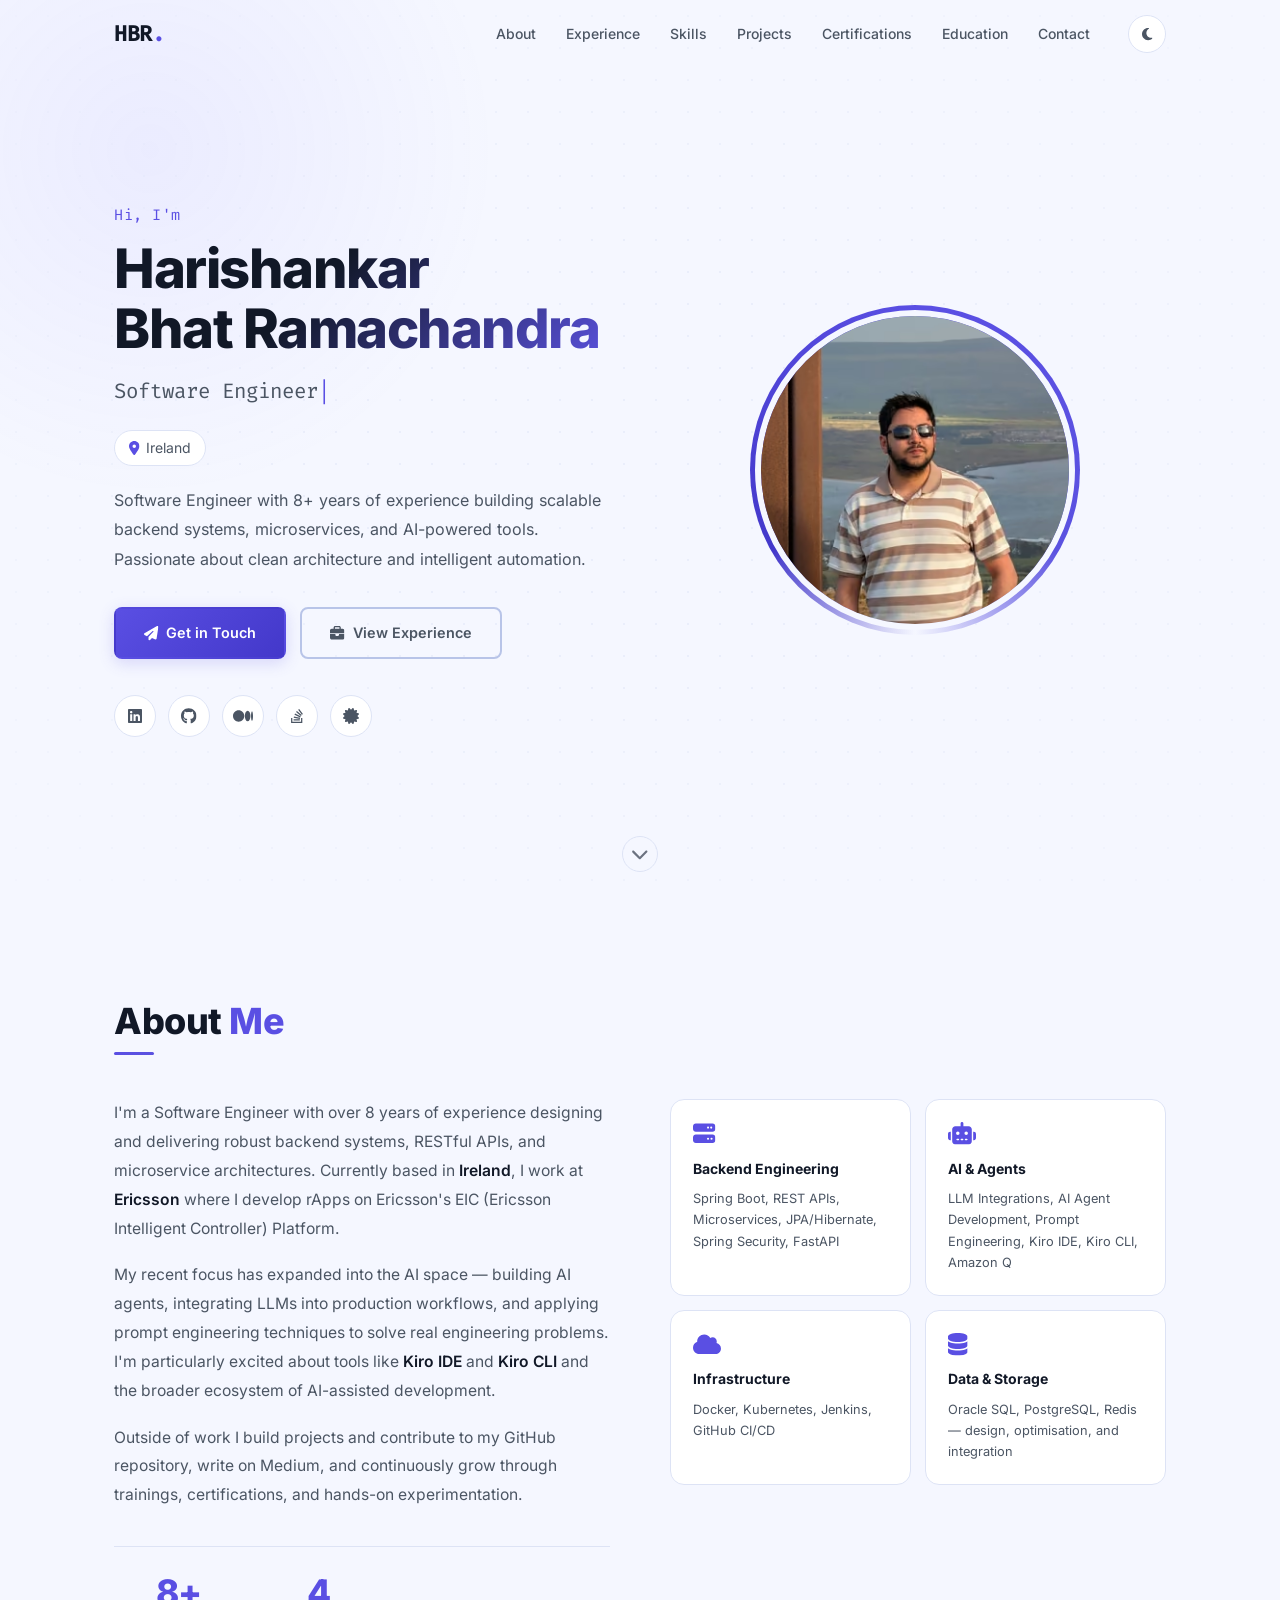
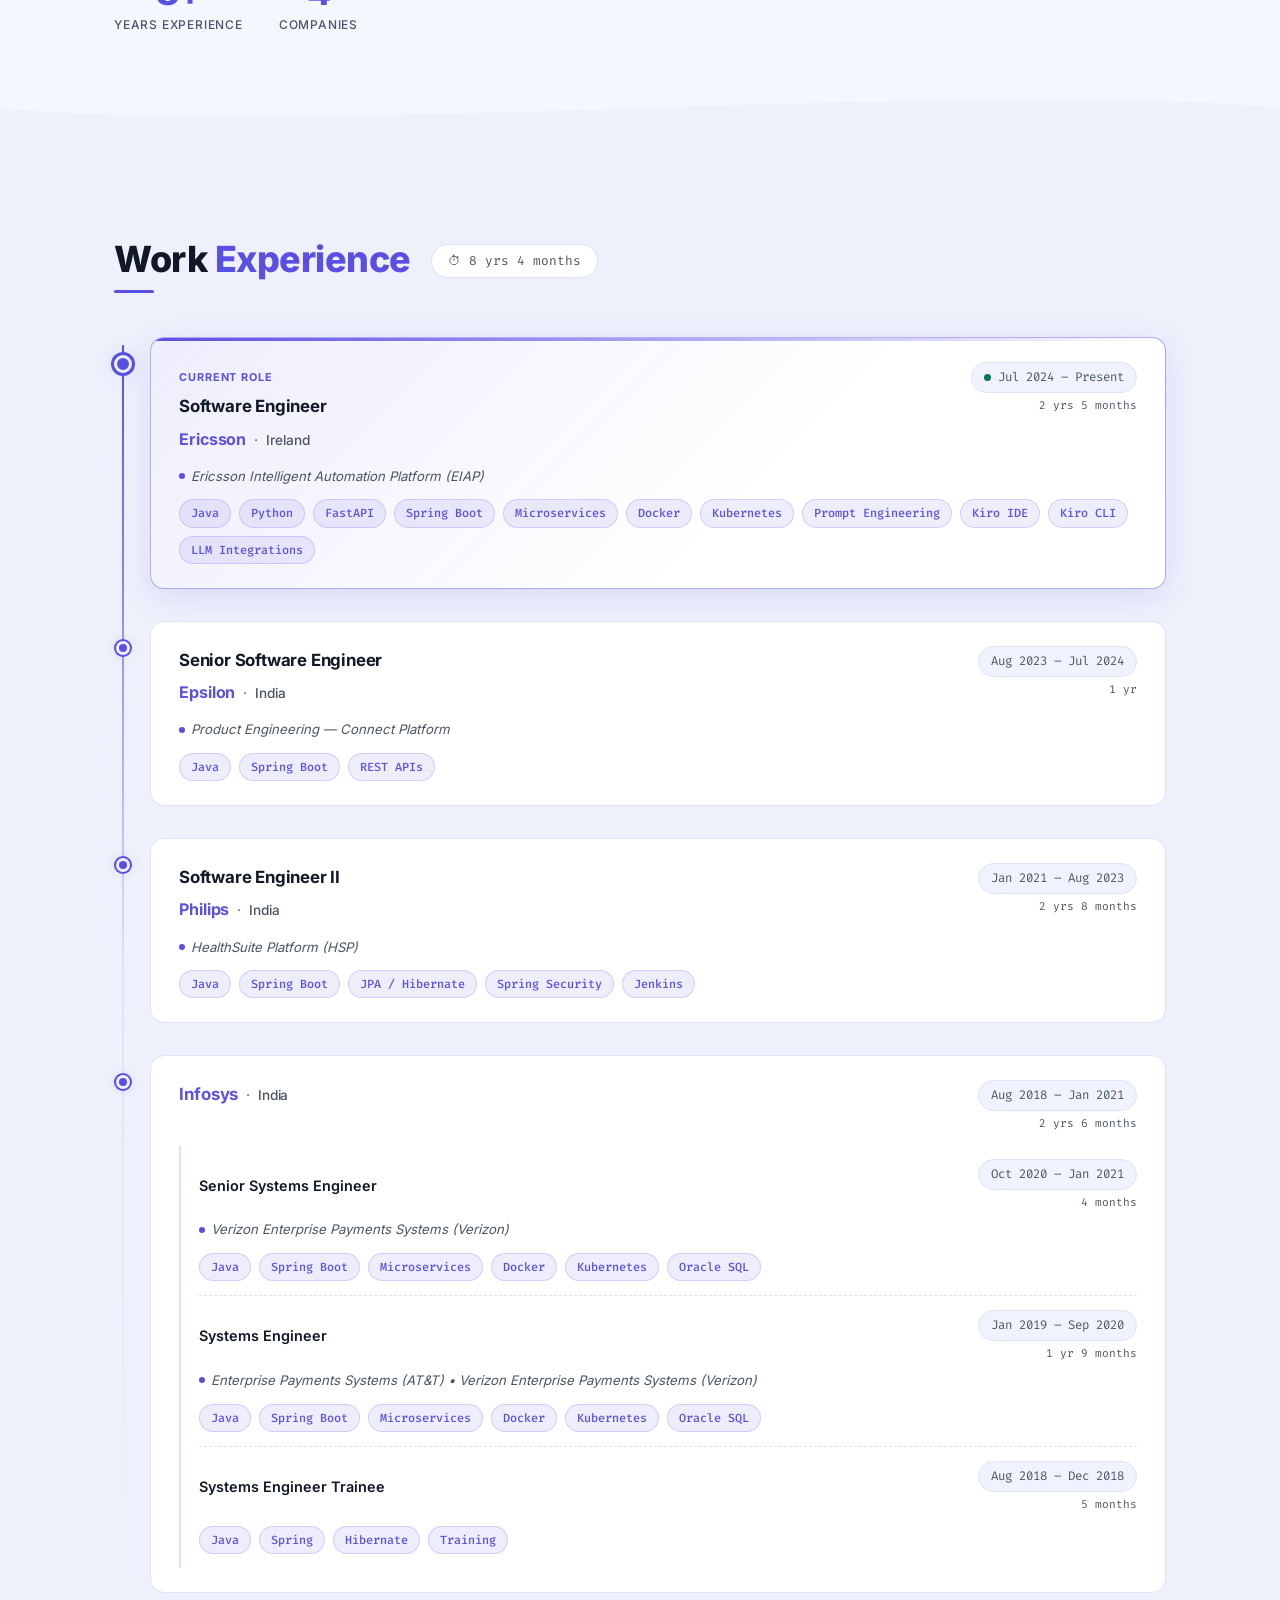
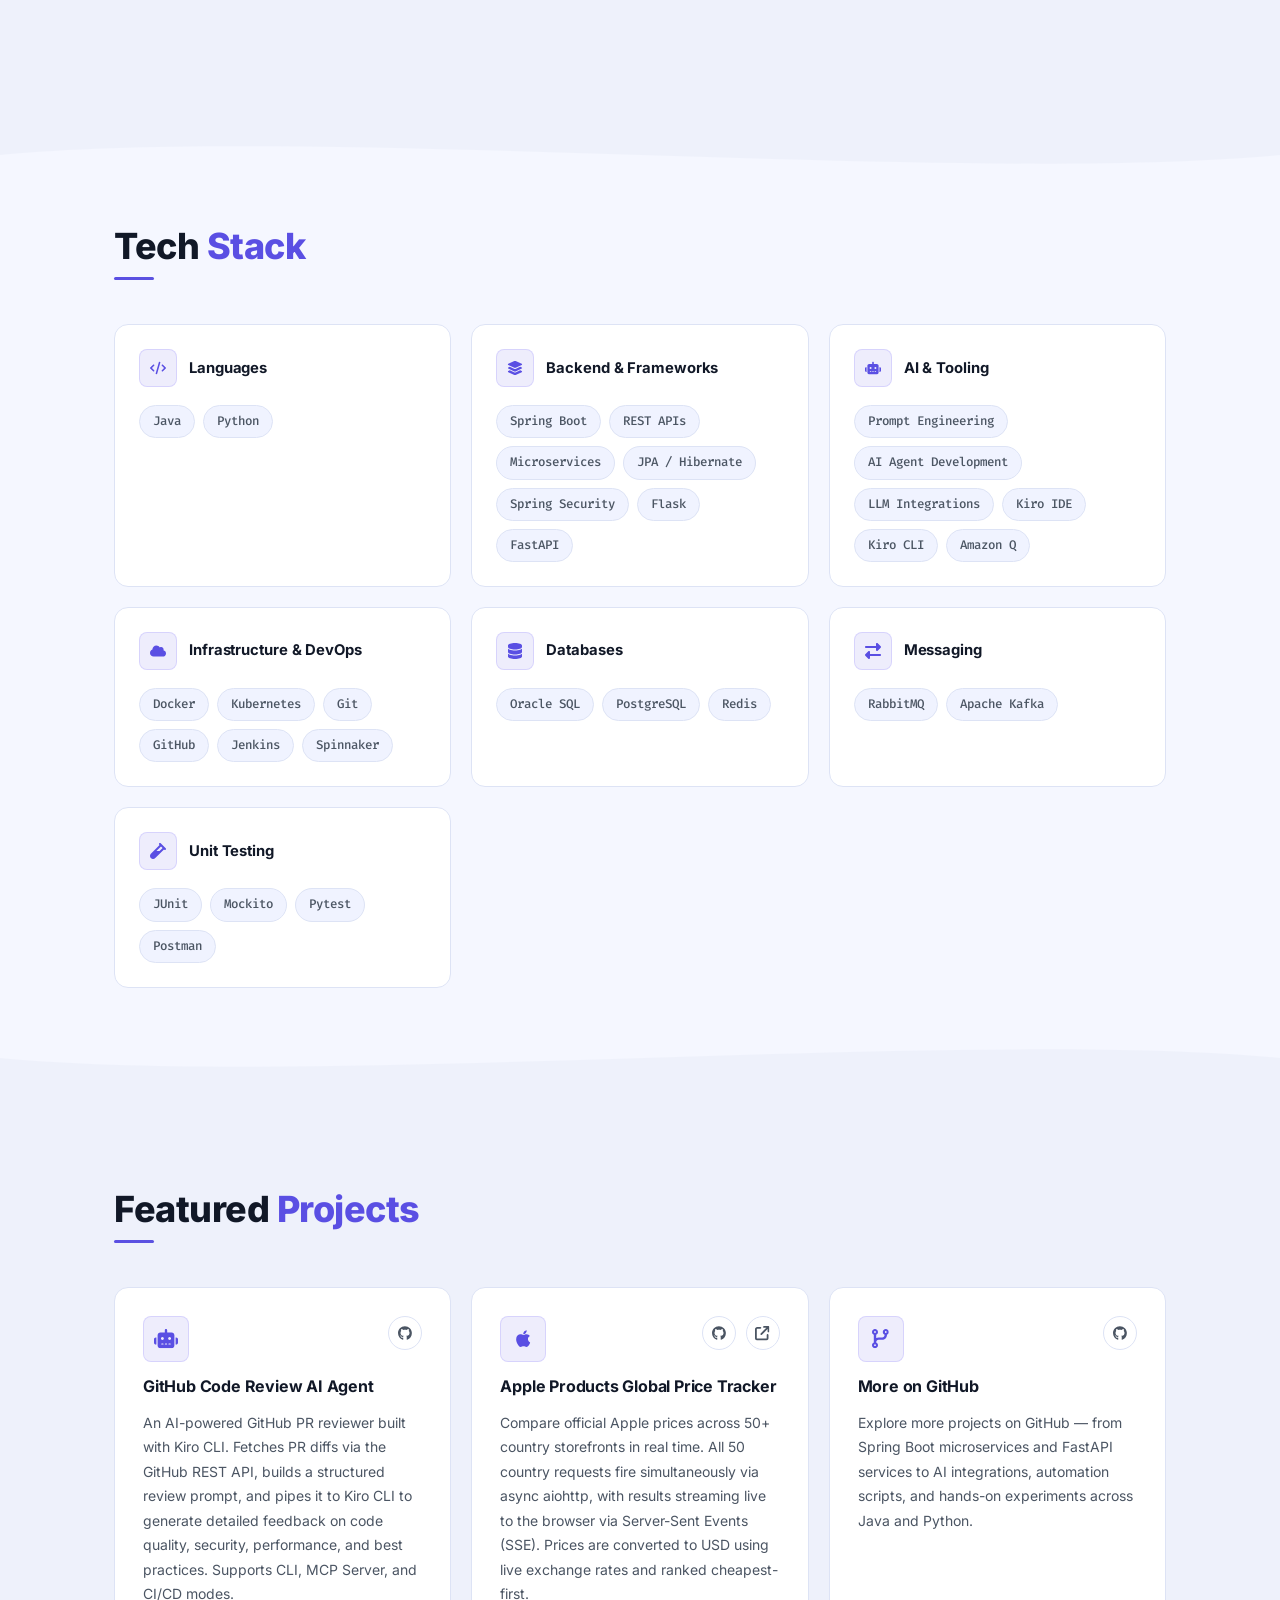
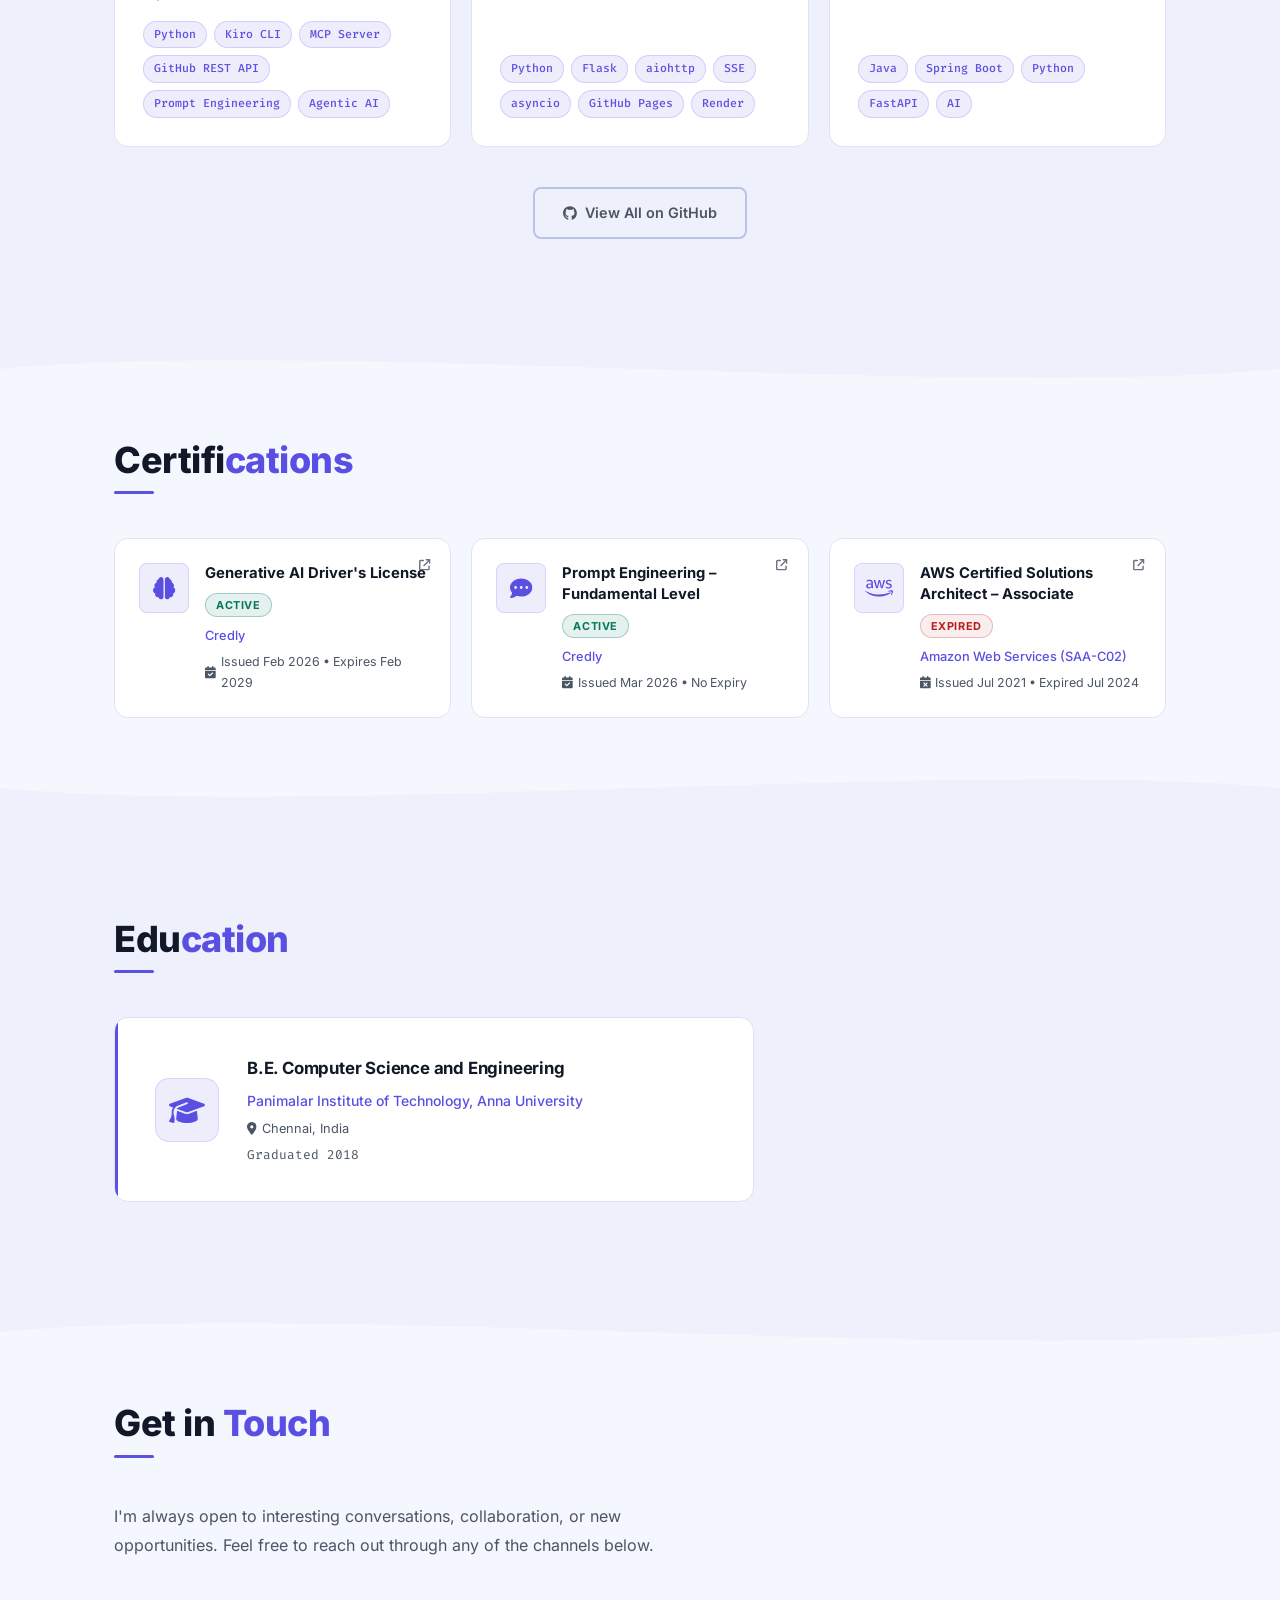
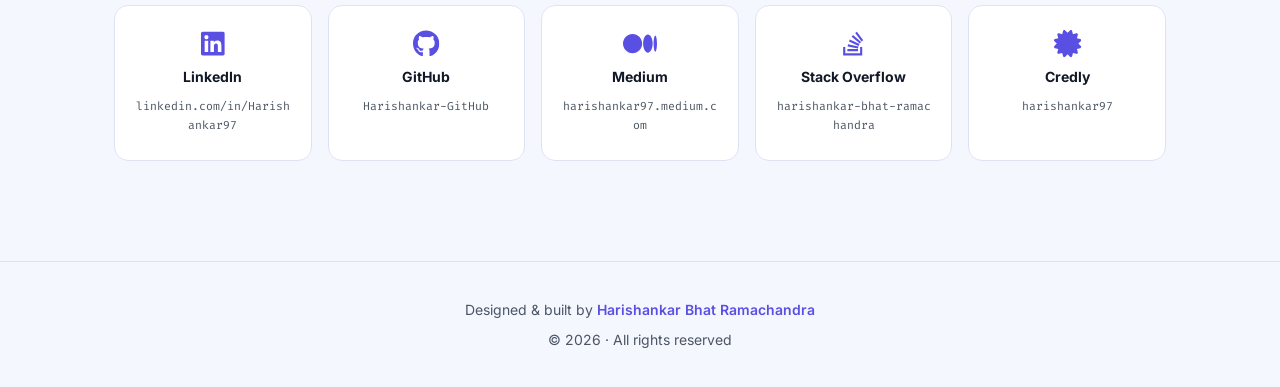
<file: index.html>
<!DOCTYPE html>
<html lang="en" data-theme="dark">
<head>
  <meta charset="UTF-8" />
  <meta name="viewport" content="width=device-width, initial-scale=1.0" />
  <meta name="description" content="Harishankar Bhat Ramachandra — Software Engineer with 8+ years of experience in Backend Systems, Microservices, and AI Tools. Based in Ireland." />
  <meta name="author" content="Harishankar Bhat Ramachandra" />
  <meta name="keywords" content="Software Engineer, Backend, Microservices, AI, Java, Python, Spring Boot, Ireland" />

  <!-- Open Graph / social preview -->
  <meta property="og:type" content="website" />
  <meta property="og:url" content="https://harishankar-github.github.io/" />
  <meta property="og:site_name" content="Harishankar Bhat Ramachandra" />
  <meta property="og:title" content="Harishankar Bhat Ramachandra | Software Engineer" />
  <meta property="og:description" content="Software Engineer with 8+ years of experience in Backend Systems, Microservices, and AI Tools." />
  <meta property="og:image" content="https://harishankar-github.github.io/images/og-image.jpg" />
  <meta property="og:image:width" content="1200" />
  <meta property="og:image:height" content="630" />
  <meta property="og:image:alt" content="Harishankar Bhat Ramachandra — Software Engineer, Ireland" />
  <meta name="twitter:card" content="summary_large_image" />

  <!-- Updated by the theme script below to match the active theme -->
  <meta name="theme-color" content="#0a0d14" />

  <title>Harishankar Bhat Ramachandra | Software Engineer</title>

  <link rel="canonical" href="https://harishankar-github.github.io/" />

  <!-- Apply the saved theme (or the OS preference) before first paint, so there is no flash -->
  <script>
    (function () {
      var theme;
      try { theme = localStorage.getItem('theme'); } catch (e) {}
      if (theme !== 'light' && theme !== 'dark') {
        theme = window.matchMedia && window.matchMedia('(prefers-color-scheme: light)').matches ? 'light' : 'dark';
      }
      document.documentElement.setAttribute('data-theme', theme);
      var meta = document.querySelector('meta[name="theme-color"]');
      if (meta) meta.setAttribute('content', theme === 'light' ? '#f5f7ff' : '#0a0d14');
    })();
  </script>

  <!-- Favicons -->
  <link rel="icon" href="favicon.ico" sizes="32x32" />
  <link rel="icon" href="favicon.svg" type="image/svg+xml" />
  <link rel="apple-touch-icon" href="apple-touch-icon.png" />

  <!-- Self-hosted fonts (no third-party requests) -->
  <link rel="preload" href="fonts/inter-latin-var.woff2" as="font" type="font/woff2" crossorigin />
  <link rel="preload" href="fonts/fira-code-latin-var.woff2" as="font" type="font/woff2" crossorigin />

  <!-- Bump ?v= whenever style.css or script.js changes, so returning visitors
       never get a new page with an old cached stylesheet or script -->
  <link rel="stylesheet" href="style.css?v=2026-10-17.2" />

  <!-- Structured data for search engines -->
  <script type="application/ld+json">
  {
    "@context": "https://schema.org",
    "@type": "Person",
    "name": "Harishankar Bhat Ramachandra",
    "url": "https://harishankar-github.github.io/",
    "image": "https://harishankar-github.github.io/profile_picture.jpg",
    "jobTitle": "Software Engineer",
    "worksFor": { "@type": "Organization", "name": "Ericsson" },
    "address": { "@type": "PostalAddress", "addressCountry": "IE" },
    "alumniOf": { "@type": "CollegeOrUniversity", "name": "Panimalar Institute of Technology" },
    "knowsAbout": ["Java", "Python", "Spring Boot", "FastAPI", "Microservices", "Docker", "Kubernetes", "LLM Integrations", "AI Agents", "Prompt Engineering"],
    "sameAs": [
      "https://www.linkedin.com/in/Harishankar97",
      "https://github.com/Harishankar-GitHub",
      "https://harishankar97.medium.com/",
      "https://stackoverflow.com/users/17200622/harishankar-bhat-ramachandra",
      "https://www.credly.com/users/harishankar97/badges"
    ]
  }
  </script>
</head>
<body>

  <!-- Icons: Font Awesome Free 6.5.0 by @fontawesome - https://fontawesome.com
       License - https://fontawesome.com/license/free (Icons: CC BY 4.0) Copyright 2023 Fonticons, Inc. -->
  <svg xmlns="http://www.w3.org/2000/svg" class="icon-sprite" width="0" height="0" style="position:absolute" aria-hidden="true">
    <symbol id="i-apple" viewBox="0 0 384 512"><path d="M318.7 268.7c-.2-36.7 16.4-64.4 50-84.8-18.8-26.9-47.2-41.7-84.7-44.6-35.5-2.8-74.3 20.7-88.5 20.7-15 0-49.4-19.7-76.4-19.7C63.3 141.2 4 184.8 4 273.5q0 39.3 14.4 81.2c12.8 36.7 59 126.7 107.2 125.2 25.2-.6 43-17.9 75.8-17.9 31.8 0 48.3 17.9 76.4 17.9 48.6-.7 90.4-82.5 102.6-119.3-65.2-30.7-61.7-90-61.7-91.9zm-56.6-164.2c27.3-32.4 24.8-61.9 24-72.5-24.1 1.4-52 16.4-67.9 34.9-17.5 19.8-27.8 44.3-25.6 71.9 26.1 2 49.9-11.4 69.5-34.3z"/></symbol>
    <symbol id="i-arrow-up" viewBox="0 0 384 512"><path d="M214.6 41.4c-12.5-12.5-32.8-12.5-45.3 0l-160 160c-12.5 12.5-12.5 32.8 0 45.3s32.8 12.5 45.3 0L160 141.2V448c0 17.7 14.3 32 32 32s32-14.3 32-32V141.2L329.4 246.6c12.5 12.5 32.8 12.5 45.3 0s12.5-32.8 0-45.3l-160-160z"/></symbol>
    <symbol id="i-arrow-up-right-from-square" viewBox="0 0 512 512"><path d="M320 0c-17.7 0-32 14.3-32 32s14.3 32 32 32h82.7L201.4 265.4c-12.5 12.5-12.5 32.8 0 45.3s32.8 12.5 45.3 0L448 109.3V192c0 17.7 14.3 32 32 32s32-14.3 32-32V32c0-17.7-14.3-32-32-32H320zM80 32C35.8 32 0 67.8 0 112V432c0 44.2 35.8 80 80 80H400c44.2 0 80-35.8 80-80V320c0-17.7-14.3-32-32-32s-32 14.3-32 32V432c0 8.8-7.2 16-16 16H80c-8.8 0-16-7.2-16-16V112c0-8.8 7.2-16 16-16H192c17.7 0 32-14.3 32-32s-14.3-32-32-32H80z"/></symbol>
    <symbol id="i-aws" viewBox="0 0 640 512"><path d="M180.41 203.01c-.72 22.65 10.6 32.68 10.88 39.05a8.164 8.164 0 0 1-4.1 6.27l-12.8 8.96a10.66 10.66 0 0 1-5.63 1.92c-.43-.02-8.19 1.83-20.48-25.61a78.608 78.608 0 0 1-62.61 29.45c-16.28.89-60.4-9.24-58.13-56.21-1.59-38.28 34.06-62.06 70.93-60.05 7.1.02 21.6.37 46.99 6.27v-15.62c2.69-26.46-14.7-46.99-44.81-43.91-2.4.01-19.4-.5-45.84 10.11-7.36 3.38-8.3 2.82-10.75 2.82-7.41 0-4.36-21.48-2.94-24.2 5.21-6.4 35.86-18.35 65.94-18.18a76.857 76.857 0 0 1 55.69 17.28 70.285 70.285 0 0 1 17.67 52.36l-.01 69.29zM93.99 235.4c32.43-.47 46.16-19.97 49.29-30.47 2.46-10.05 2.05-16.41 2.05-27.4-9.67-2.32-23.59-4.85-39.56-4.87-15.15-1.14-42.82 5.63-41.74 32.26-1.24 16.79 11.12 31.4 29.96 30.48zm170.92 23.05c-7.86.72-11.52-4.86-12.68-10.37l-49.8-164.65c-.97-2.78-1.61-5.65-1.92-8.58a4.61 4.61 0 0 1 3.86-5.25c.24-.04-2.13 0 22.25 0 8.78-.88 11.64 6.03 12.55 10.37l35.72 140.83 33.16-140.83c.53-3.22 2.94-11.07 12.8-10.24h17.16c2.17-.18 11.11-.5 12.68 10.37l33.42 142.63L420.98 80.1c.48-2.18 2.72-11.37 12.68-10.37h19.72c.85-.13 6.15-.81 5.25 8.58-.43 1.85 3.41-10.66-52.75 169.9-1.15 5.51-4.82 11.09-12.68 10.37h-18.69c-10.94 1.15-12.51-9.66-12.68-10.75L328.67 110.7l-32.78 136.99c-.16 1.09-1.73 11.9-12.68 10.75h-18.3zm273.48 5.63c-5.88.01-33.92-.3-57.36-12.29a12.802 12.802 0 0 1-7.81-11.91v-10.75c0-8.45 6.2-6.9 8.83-5.89 10.04 4.06 16.48 7.14 28.81 9.6 36.65 7.53 52.77-2.3 56.72-4.48 13.15-7.81 14.19-25.68 5.25-34.95-10.48-8.79-15.48-9.12-53.13-21-4.64-1.29-43.7-13.61-43.79-52.36-.61-28.24 25.05-56.18 69.52-55.95 12.67-.01 46.43 4.13 55.57 15.62 1.35 2.09 2.02 4.55 1.92 7.04v10.11c0 4.44-1.62 6.66-4.87 6.66-7.71-.86-21.39-11.17-49.16-10.75-6.89-.36-39.89.91-38.41 24.97-.43 18.96 26.61 26.07 29.7 26.89 36.46 10.97 48.65 12.79 63.12 29.58 17.14 22.25 7.9 48.3 4.35 55.44-19.08 37.49-68.42 34.44-69.26 34.42zm40.2 104.86c-70.03 51.72-171.69 79.25-258.49 79.25A469.127 469.127 0 0 1 2.83 327.46c-6.53-5.89-.77-13.96 7.17-9.47a637.37 637.37 0 0 0 316.88 84.12 630.22 630.22 0 0 0 241.59-49.55c11.78-5 21.77 7.8 10.12 16.38zm29.19-33.29c-8.96-11.52-59.28-5.38-81.81-2.69-6.79.77-7.94-5.12-1.79-9.47 40.07-28.17 105.88-20.1 113.44-10.63 7.55 9.47-2.05 75.41-39.56 106.91-5.76 4.87-11.27 2.3-8.71-4.1 8.44-21.25 27.39-68.49 18.43-80.02z"/></symbol>
    <symbol id="i-brain" viewBox="0 0 512 512"><path d="M184 0c30.9 0 56 25.1 56 56V456c0 30.9-25.1 56-56 56c-28.9 0-52.7-21.9-55.7-50.1c-5.2 1.4-10.7 2.1-16.3 2.1c-35.3 0-64-28.7-64-64c0-7.4 1.3-14.6 3.6-21.2C21.4 367.4 0 338.2 0 304c0-31.9 18.7-59.5 45.8-72.3C37.1 220.8 32 207 32 192c0-30.7 21.6-56.3 50.4-62.6C80.8 123.9 80 118 80 112c0-29.9 20.6-55.1 48.3-62.1C131.3 21.9 155.1 0 184 0zM328 0c28.9 0 52.6 21.9 55.7 49.9c27.8 7 48.3 32.1 48.3 62.1c0 6-.8 11.9-2.4 17.4c28.8 6.2 50.4 31.9 50.4 62.6c0 15-5.1 28.8-13.8 39.7C493.3 244.5 512 272.1 512 304c0 34.2-21.4 63.4-51.6 74.8c2.3 6.6 3.6 13.8 3.6 21.2c0 35.3-28.7 64-64 64c-5.6 0-11.1-.7-16.3-2.1c-3 28.2-26.8 50.1-55.7 50.1c-30.9 0-56-25.1-56-56V56c0-30.9 25.1-56 56-56z"/></symbol>
    <symbol id="i-briefcase" viewBox="0 0 512 512"><path d="M184 48H328c4.4 0 8 3.6 8 8V96H176V56c0-4.4 3.6-8 8-8zm-56 8V96H64C28.7 96 0 124.7 0 160v96H192 320 512V160c0-35.3-28.7-64-64-64H384V56c0-30.9-25.1-56-56-56H184c-30.9 0-56 25.1-56 56zM512 288H320v32c0 17.7-14.3 32-32 32H224c-17.7 0-32-14.3-32-32V288H0V416c0 35.3 28.7 64 64 64H448c35.3 0 64-28.7 64-64V288z"/></symbol>
    <symbol id="i-calendar-check" viewBox="0 0 448 512"><path d="M128 0c17.7 0 32 14.3 32 32V64H288V32c0-17.7 14.3-32 32-32s32 14.3 32 32V64h48c26.5 0 48 21.5 48 48v48H0V112C0 85.5 21.5 64 48 64H96V32c0-17.7 14.3-32 32-32zM0 192H448V464c0 26.5-21.5 48-48 48H48c-26.5 0-48-21.5-48-48V192zM329 305c9.4-9.4 9.4-24.6 0-33.9s-24.6-9.4-33.9 0l-95 95-47-47c-9.4-9.4-24.6-9.4-33.9 0s-9.4 24.6 0 33.9l64 64c9.4 9.4 24.6 9.4 33.9 0L329 305z"/></symbol>
    <symbol id="i-calendar-xmark" viewBox="0 0 448 512"><path d="M128 0c17.7 0 32 14.3 32 32V64H288V32c0-17.7 14.3-32 32-32s32 14.3 32 32V64h48c26.5 0 48 21.5 48 48v48H0V112C0 85.5 21.5 64 48 64H96V32c0-17.7 14.3-32 32-32zM0 192H448V464c0 26.5-21.5 48-48 48H48c-26.5 0-48-21.5-48-48V192zM305 305c9.4-9.4 9.4-24.6 0-33.9s-24.6-9.4-33.9 0l-47 47-47-47c-9.4-9.4-24.6-9.4-33.9 0s-9.4 24.6 0 33.9l47 47-47 47c-9.4 9.4-9.4 24.6 0 33.9s24.6 9.4 33.9 0l47-47 47 47c9.4 9.4 24.6 9.4 33.9 0s9.4-24.6 0-33.9l-47-47 47-47z"/></symbol>
    <symbol id="i-certificate" viewBox="0 0 512 512"><path d="M211 7.3C205 1 196-1.4 187.6 .8s-14.9 8.9-17.1 17.3L154.7 80.6l-62-17.5c-8.4-2.4-17.4 0-23.5 6.1s-8.5 15.1-6.1 23.5l17.5 62L18.1 170.6c-8.4 2.1-15 8.7-17.3 17.1S1 205 7.3 211l46.2 45L7.3 301C1 307-1.4 316 .8 324.4s8.9 14.9 17.3 17.1l62.5 15.8-17.5 62c-2.4 8.4 0 17.4 6.1 23.5s15.1 8.5 23.5 6.1l62-17.5 15.8 62.5c2.1 8.4 8.7 15 17.1 17.3s17.3-.2 23.4-6.4l45-46.2 45 46.2c6.1 6.2 15 8.7 23.4 6.4s14.9-8.9 17.1-17.3l15.8-62.5 62 17.5c8.4 2.4 17.4 0 23.5-6.1s8.5-15.1 6.1-23.5l-17.5-62 62.5-15.8c8.4-2.1 15-8.7 17.3-17.1s-.2-17.4-6.4-23.4l-46.2-45 46.2-45c6.2-6.1 8.7-15 6.4-23.4s-8.9-14.9-17.3-17.1l-62.5-15.8 17.5-62c2.4-8.4 0-17.4-6.1-23.5s-15.1-8.5-23.5-6.1l-62 17.5L341.4 18.1c-2.1-8.4-8.7-15-17.1-17.3S307 1 301 7.3L256 53.5 211 7.3z"/></symbol>
    <symbol id="i-chevron-down" viewBox="0 0 512 512"><path d="M233.4 406.6c12.5 12.5 32.8 12.5 45.3 0l192-192c12.5-12.5 12.5-32.8 0-45.3s-32.8-12.5-45.3 0L256 338.7 86.6 169.4c-12.5-12.5-32.8-12.5-45.3 0s-12.5 32.8 0 45.3l192 192z"/></symbol>
    <symbol id="i-cloud" viewBox="0 0 640 512"><path d="M0 336c0 79.5 64.5 144 144 144H512c70.7 0 128-57.3 128-128c0-61.9-44-113.6-102.4-125.4c4.1-10.7 6.4-22.4 6.4-34.6c0-53-43-96-96-96c-19.7 0-38.1 6-53.3 16.2C367 64.2 315.3 32 256 32C167.6 32 96 103.6 96 192c0 2.7 .1 5.4 .2 8.1C40.2 219.8 0 273.2 0 336z"/></symbol>
    <symbol id="i-code" viewBox="0 0 640 512"><path d="M392.8 1.2c-17-4.9-34.7 5-39.6 22l-128 448c-4.9 17 5 34.7 22 39.6s34.7-5 39.6-22l128-448c4.9-17-5-34.7-22-39.6zm80.6 120.1c-12.5 12.5-12.5 32.8 0 45.3L562.7 256l-89.4 89.4c-12.5 12.5-12.5 32.8 0 45.3s32.8 12.5 45.3 0l112-112c12.5-12.5 12.5-32.8 0-45.3l-112-112c-12.5-12.5-32.8-12.5-45.3 0zm-306.7 0c-12.5-12.5-32.8-12.5-45.3 0l-112 112c-12.5 12.5-12.5 32.8 0 45.3l112 112c12.5 12.5 32.8 12.5 45.3 0s12.5-32.8 0-45.3L77.3 256l89.4-89.4c12.5-12.5 12.5-32.8 0-45.3z"/></symbol>
    <symbol id="i-code-branch" viewBox="0 0 448 512"><path d="M80 104a24 24 0 1 0 0-48 24 24 0 1 0 0 48zm80-24c0 32.8-19.7 61-48 73.3v87.8c18.8-10.9 40.7-17.1 64-17.1h96c35.3 0 64-28.7 64-64v-6.7C307.7 141 288 112.8 288 80c0-44.2 35.8-80 80-80s80 35.8 80 80c0 32.8-19.7 61-48 73.3V160c0 70.7-57.3 128-128 128H176c-35.3 0-64 28.7-64 64v6.7c28.3 12.3 48 40.5 48 73.3c0 44.2-35.8 80-80 80s-80-35.8-80-80c0-32.8 19.7-61 48-73.3V352 153.3C19.7 141 0 112.8 0 80C0 35.8 35.8 0 80 0s80 35.8 80 80zm232 0a24 24 0 1 0 -48 0 24 24 0 1 0 48 0zM80 456a24 24 0 1 0 0-48 24 24 0 1 0 0 48z"/></symbol>
    <symbol id="i-comment-dots" viewBox="0 0 512 512"><path d="M256 448c141.4 0 256-93.1 256-208S397.4 32 256 32S0 125.1 0 240c0 45.1 17.7 86.8 47.7 120.9c-1.9 24.5-11.4 46.3-21.4 62.9c-5.5 9.2-11.1 16.6-15.2 21.6c-2.1 2.5-3.7 4.4-4.9 5.7c-.6 .6-1 1.1-1.3 1.4l-.3 .3 0 0 0 0 0 0 0 0c-4.6 4.6-5.9 11.4-3.4 17.4c2.5 6 8.3 9.9 14.8 9.9c28.7 0 57.6-8.9 81.6-19.3c22.9-10 42.4-21.9 54.3-30.6c31.8 11.5 67 17.9 104.1 17.9zM128 208a32 32 0 1 1 0 64 32 32 0 1 1 0-64zm128 0a32 32 0 1 1 0 64 32 32 0 1 1 0-64zm96 32a32 32 0 1 1 64 0 32 32 0 1 1 -64 0z"/></symbol>
    <symbol id="i-database" viewBox="0 0 448 512"><path d="M448 80v48c0 44.2-100.3 80-224 80S0 172.2 0 128V80C0 35.8 100.3 0 224 0S448 35.8 448 80zM393.2 214.7c20.8-7.4 39.9-16.9 54.8-28.6V288c0 44.2-100.3 80-224 80S0 332.2 0 288V186.1c14.9 11.8 34 21.2 54.8 28.6C99.7 230.7 159.5 240 224 240s124.3-9.3 169.2-25.3zM0 346.1c14.9 11.8 34 21.2 54.8 28.6C99.7 390.7 159.5 400 224 400s124.3-9.3 169.2-25.3c20.8-7.4 39.9-16.9 54.8-28.6V432c0 44.2-100.3 80-224 80S0 476.2 0 432V346.1z"/></symbol>
    <symbol id="i-github" viewBox="0 0 496 512"><path d="M165.9 397.4c0 2-2.3 3.6-5.2 3.6-3.3.3-5.6-1.3-5.6-3.6 0-2 2.3-3.6 5.2-3.6 3-.3 5.6 1.3 5.6 3.6zm-31.1-4.5c-.7 2 1.3 4.3 4.3 4.9 2.6 1 5.6 0 6.2-2s-1.3-4.3-4.3-5.2c-2.6-.7-5.5.3-6.2 2.3zm44.2-1.7c-2.9.7-4.9 2.6-4.6 4.9.3 2 2.9 3.3 5.9 2.6 2.9-.7 4.9-2.6 4.6-4.6-.3-1.9-3-3.2-5.9-2.9zM244.8 8C106.1 8 0 113.3 0 252c0 110.9 69.8 205.8 169.5 239.2 12.8 2.3 17.3-5.6 17.3-12.1 0-6.2-.3-40.4-.3-61.4 0 0-70 15-84.7-29.8 0 0-11.4-29.1-27.8-36.6 0 0-22.9-15.7 1.6-15.4 0 0 24.9 2 38.6 25.8 21.9 38.6 58.6 27.5 72.9 20.9 2.3-16 8.8-27.1 16-33.7-55.9-6.2-112.3-14.3-112.3-110.5 0-27.5 7.6-41.3 23.6-58.9-2.6-6.5-11.1-33.3 2.6-67.9 20.9-6.5 69 27 69 27 20-5.6 41.5-8.5 62.8-8.5s42.8 2.9 62.8 8.5c0 0 48.1-33.6 69-27 13.7 34.7 5.2 61.4 2.6 67.9 16 17.7 25.8 31.5 25.8 58.9 0 96.5-58.9 104.2-114.8 110.5 9.2 7.9 17 22.9 17 46.4 0 33.7-.3 75.4-.3 83.6 0 6.5 4.6 14.4 17.3 12.1C428.2 457.8 496 362.9 496 252 496 113.3 383.5 8 244.8 8zM97.2 352.9c-1.3 1-1 3.3.7 5.2 1.6 1.6 3.9 2.3 5.2 1 1.3-1 1-3.3-.7-5.2-1.6-1.6-3.9-2.3-5.2-1zm-10.8-8.1c-.7 1.3.3 2.9 2.3 3.9 1.6 1 3.6.7 4.3-.7.7-1.3-.3-2.9-2.3-3.9-2-.6-3.6-.3-4.3.7zm32.4 35.6c-1.6 1.3-1 4.3 1.3 6.2 2.3 2.3 5.2 2.6 6.5 1 1.3-1.3.7-4.3-1.3-6.2-2.2-2.3-5.2-2.6-6.5-1zm-11.4-14.7c-1.6 1-1.6 3.6 0 5.9 1.6 2.3 4.3 3.3 5.6 2.3 1.6-1.3 1.6-3.9 0-6.2-1.4-2.3-4-3.3-5.6-2z"/></symbol>
    <symbol id="i-graduation-cap" viewBox="0 0 640 512"><path d="M320 32c-8.1 0-16.1 1.4-23.7 4.1L15.8 137.4C6.3 140.9 0 149.9 0 160s6.3 19.1 15.8 22.6l57.9 20.9C57.3 229.3 48 259.8 48 291.9v28.1c0 28.4-10.8 57.7-22.3 80.8c-6.5 13-13.9 25.8-22.5 37.6C0 442.7-.9 448.3 .9 453.4s6 8.9 11.2 10.2l64 16c4.2 1.1 8.7 .3 12.4-2s6.3-6.1 7.1-10.4c8.6-42.8 4.3-81.2-2.1-108.7C90.3 344.3 86 329.8 80 316.5V291.9c0-30.2 10.2-58.7 27.9-81.5c12.9-15.5 29.6-28 49.2-35.7l157-61.7c8.2-3.2 17.5 .8 20.7 9s-.8 17.5-9 20.7l-157 61.7c-12.4 4.9-23.3 12.4-32.2 21.6l159.6 57.6c7.6 2.7 15.6 4.1 23.7 4.1s16.1-1.4 23.7-4.1L624.2 182.6c9.5-3.4 15.8-12.5 15.8-22.6s-6.3-19.1-15.8-22.6L343.7 36.1C336.1 33.4 328.1 32 320 32zM128 408c0 35.3 86 72 192 72s192-36.7 192-72L496.7 262.6 354.5 314c-11.1 4-22.8 6-34.5 6s-23.5-2-34.5-6L143.3 262.6 128 408z"/></symbol>
    <symbol id="i-layer-group" viewBox="0 0 576 512"><path d="M264.5 5.2c14.9-6.9 32.1-6.9 47 0l218.6 101c8.5 3.9 13.9 12.4 13.9 21.8s-5.4 17.9-13.9 21.8l-218.6 101c-14.9 6.9-32.1 6.9-47 0L45.9 149.8C37.4 145.8 32 137.3 32 128s5.4-17.9 13.9-21.8L264.5 5.2zM476.9 209.6l53.2 24.6c8.5 3.9 13.9 12.4 13.9 21.8s-5.4 17.9-13.9 21.8l-218.6 101c-14.9 6.9-32.1 6.9-47 0L45.9 277.8C37.4 273.8 32 265.3 32 256s5.4-17.9 13.9-21.8l53.2-24.6 152 70.2c23.4 10.8 50.4 10.8 73.8 0l152-70.2zm-152 198.2l152-70.2 53.2 24.6c8.5 3.9 13.9 12.4 13.9 21.8s-5.4 17.9-13.9 21.8l-218.6 101c-14.9 6.9-32.1 6.9-47 0L45.9 405.8C37.4 401.8 32 393.3 32 384s5.4-17.9 13.9-21.8l53.2-24.6 152 70.2c23.4 10.8 50.4 10.8 73.8 0z"/></symbol>
    <symbol id="i-linkedin" viewBox="0 0 448 512"><path d="M416 32H31.9C14.3 32 0 46.5 0 64.3v383.4C0 465.5 14.3 480 31.9 480H416c17.6 0 32-14.5 32-32.3V64.3c0-17.8-14.4-32.3-32-32.3zM135.4 416H69V202.2h66.5V416zm-33.2-243c-21.3 0-38.5-17.3-38.5-38.5S80.9 96 102.2 96c21.2 0 38.5 17.3 38.5 38.5 0 21.3-17.2 38.5-38.5 38.5zm282.1 243h-66.4V312c0-24.8-.5-56.7-34.5-56.7-34.6 0-39.9 27-39.9 54.9V416h-66.4V202.2h63.7v29.2h.9c8.9-16.8 30.6-34.5 62.9-34.5 67.2 0 79.7 44.3 79.7 101.9V416z"/></symbol>
    <symbol id="i-location-dot" viewBox="0 0 384 512"><path d="M215.7 499.2C267 435 384 279.4 384 192C384 86 298 0 192 0S0 86 0 192c0 87.4 117 243 168.3 307.2c12.3 15.3 35.1 15.3 47.4 0zM192 128a64 64 0 1 1 0 128 64 64 0 1 1 0-128z"/></symbol>
    <symbol id="i-medium" viewBox="0 0 640 512"><path d="M180.5,74.262C80.813,74.262,0,155.633,0,256S80.819,437.738,180.5,437.738,361,356.373,361,256,280.191,74.262,180.5,74.262Zm288.25,10.646c-49.845,0-90.245,76.619-90.245,171.095s40.406,171.1,90.251,171.1,90.251-76.619,90.251-171.1H559C559,161.5,518.6,84.908,468.752,84.908Zm139.506,17.821c-17.526,0-31.735,68.628-31.735,153.274s14.2,153.274,31.735,153.274S640,340.631,640,256C640,171.351,625.785,102.729,608.258,102.729Z"/></symbol>
    <symbol id="i-moon" viewBox="0 0 384 512"><path d="M223.5 32C100 32 0 132.3 0 256S100 480 223.5 480c60.6 0 115.5-24.2 155.8-63.4c5-4.9 6.3-12.5 3.1-18.7s-10.1-9.7-17-8.5c-9.8 1.7-19.8 2.6-30.1 2.6c-96.9 0-175.5-78.8-175.5-176c0-65.8 36-123.1 89.3-153.3c6.1-3.5 9.2-10.5 7.7-17.3s-7.3-11.9-14.3-12.5c-6.3-.5-12.6-.8-19-.8z"/></symbol>
    <symbol id="i-paper-plane" viewBox="0 0 512 512"><path d="M498.1 5.6c10.1 7 15.4 19.1 13.5 31.2l-64 416c-1.5 9.7-7.4 18.2-16 23s-18.9 5.4-28 1.6L284 427.7l-68.5 74.1c-8.9 9.7-22.9 12.9-35.2 8.1S160 493.2 160 480V396.4c0-4 1.5-7.8 4.2-10.7L331.8 202.8c5.8-6.3 5.6-16-.4-22s-15.7-6.4-22-.7L106 360.8 17.7 316.6C7.1 311.3 .3 300.7 0 288.9s5.9-22.8 16.1-28.7l448-256c10.7-6.1 23.9-5.5 34 1.4z"/></symbol>
    <symbol id="i-right-left" viewBox="0 0 512 512"><path d="M32 96l320 0V32c0-12.9 7.8-24.6 19.8-29.6s25.7-2.2 34.9 6.9l96 96c6 6 9.4 14.1 9.4 22.6s-3.4 16.6-9.4 22.6l-96 96c-9.2 9.2-22.9 11.9-34.9 6.9s-19.8-16.6-19.8-29.6V160L32 160c-17.7 0-32-14.3-32-32s14.3-32 32-32zM480 352c17.7 0 32 14.3 32 32s-14.3 32-32 32H160v64c0 12.9-7.8 24.6-19.8 29.6s-25.7 2.2-34.9-6.9l-96-96c-6-6-9.4-14.1-9.4-22.6s3.4-16.6 9.4-22.6l96-96c9.2-9.2 22.9-11.9 34.9-6.9s19.8 16.6 19.8 29.6l0 64H480z"/></symbol>
    <symbol id="i-robot" viewBox="0 0 640 512"><path d="M320 0c17.7 0 32 14.3 32 32V96H472c39.8 0 72 32.2 72 72V440c0 39.8-32.2 72-72 72H168c-39.8 0-72-32.2-72-72V168c0-39.8 32.2-72 72-72H288V32c0-17.7 14.3-32 32-32zM208 384c-8.8 0-16 7.2-16 16s7.2 16 16 16h32c8.8 0 16-7.2 16-16s-7.2-16-16-16H208zm96 0c-8.8 0-16 7.2-16 16s7.2 16 16 16h32c8.8 0 16-7.2 16-16s-7.2-16-16-16H304zm96 0c-8.8 0-16 7.2-16 16s7.2 16 16 16h32c8.8 0 16-7.2 16-16s-7.2-16-16-16H400zM264 256a40 40 0 1 0 -80 0 40 40 0 1 0 80 0zm152 40a40 40 0 1 0 0-80 40 40 0 1 0 0 80zM48 224H64V416H48c-26.5 0-48-21.5-48-48V272c0-26.5 21.5-48 48-48zm544 0c26.5 0 48 21.5 48 48v96c0 26.5-21.5 48-48 48H576V224h16z"/></symbol>
    <symbol id="i-server" viewBox="0 0 512 512"><path d="M64 32C28.7 32 0 60.7 0 96v64c0 35.3 28.7 64 64 64H448c35.3 0 64-28.7 64-64V96c0-35.3-28.7-64-64-64H64zm280 72a24 24 0 1 1 0 48 24 24 0 1 1 0-48zm48 24a24 24 0 1 1 48 0 24 24 0 1 1 -48 0zM64 288c-35.3 0-64 28.7-64 64v64c0 35.3 28.7 64 64 64H448c35.3 0 64-28.7 64-64V352c0-35.3-28.7-64-64-64H64zm280 72a24 24 0 1 1 0 48 24 24 0 1 1 0-48zm56 24a24 24 0 1 1 48 0 24 24 0 1 1 -48 0z"/></symbol>
    <symbol id="i-stack-overflow" viewBox="0 0 384 512"><path d="M290.7 311L95 269.7 86.8 309l195.7 41zm51-87L188.2 95.7l-25.5 30.8 153.5 128.3zm-31.2 39.7L129.2 179l-16.7 36.5L293.7 300zM262 32l-32 24 119.3 160.3 32-24zm20.5 328h-200v39.7h200zm39.7 80H42.7V320h-40v160h359.5V320h-40z"/></symbol>
    <symbol id="i-sun" viewBox="0 0 512 512"><path d="M361.5 1.2c5 2.1 8.6 6.6 9.6 11.9L391 121l107.9 19.8c5.3 1 9.8 4.6 11.9 9.6s1.5 10.7-1.6 15.2L446.9 256l62.3 90.3c3.1 4.5 3.7 10.2 1.6 15.2s-6.6 8.6-11.9 9.6L391 391 371.1 498.9c-1 5.3-4.6 9.8-9.6 11.9s-10.7 1.5-15.2-1.6L256 446.9l-90.3 62.3c-4.5 3.1-10.2 3.7-15.2 1.6s-8.6-6.6-9.6-11.9L121 391 13.1 371.1c-5.3-1-9.8-4.6-11.9-9.6s-1.5-10.7 1.6-15.2L65.1 256 2.8 165.7c-3.1-4.5-3.7-10.2-1.6-15.2s6.6-8.6 11.9-9.6L121 121 140.9 13.1c1-5.3 4.6-9.8 9.6-11.9s10.7-1.5 15.2 1.6L256 65.1 346.3 2.8c4.5-3.1 10.2-3.7 15.2-1.6zM160 256a96 96 0 1 1 192 0 96 96 0 1 1 -192 0zm224 0a128 128 0 1 0 -256 0 128 128 0 1 0 256 0z"/></symbol>
    <symbol id="i-vial" viewBox="0 0 512 512"><path d="M342.6 9.4c-12.5-12.5-32.8-12.5-45.3 0s-12.5 32.8 0 45.3l9.4 9.4L28.1 342.6C10.1 360.6 0 385 0 410.5V416c0 53 43 96 96 96h5.5c25.5 0 49.9-10.1 67.9-28.1L448 205.3l9.4 9.4c12.5 12.5 32.8 12.5 45.3 0s12.5-32.8 0-45.3l-32-32-96-96-32-32zM205.3 256L352 109.3 402.7 160l-96 96H205.3z"/></symbol>
  </svg>

  <!-- Skip to main content (accessibility) -->
  <a href="#main-content" class="skip-link">Skip to main content</a>

  <!-- ===== NAVBAR ===== -->
  <nav class="navbar" id="navbar" role="navigation" aria-label="Main navigation">
    <div class="nav-container">
      <a href="#hero" class="nav-logo" aria-label="Home">HBR<span class="dot">.</span></a>
      <ul class="nav-links" id="nav-links" role="list">
        <li role="listitem"><a href="#about">About</a></li>
        <li role="listitem"><a href="#experience">Experience</a></li>
        <li role="listitem"><a href="#skills">Skills</a></li>
        <li role="listitem"><a href="#projects">Projects</a></li>
        <li role="listitem"><a href="#certifications">Certifications</a></li>
        <li role="listitem"><a href="#education">Education</a></li>
        <li role="listitem"><a href="#contact">Contact</a></li>
      </ul>
      <button class="theme-toggle" id="theme-toggle" aria-label="Switch colour theme" type="button">
        <svg class="icon icon-sun" viewBox="0 0 512 512" height="1em" fill="currentColor" aria-hidden="true"><use href="#i-sun"/></svg>
        <svg class="icon icon-moon" viewBox="0 0 384 512" height="1em" fill="currentColor" aria-hidden="true"><use href="#i-moon"/></svg>
      </button>
      <button class="hamburger" id="hamburger" aria-label="Open navigation menu" aria-expanded="false" aria-controls="nav-links" type="button">
        <span aria-hidden="true"></span>
        <span aria-hidden="true"></span>
        <span aria-hidden="true"></span>
      </button>
    </div>
  </nav>

  <main id="main-content">

    <!-- ===== HERO ===== -->
    <section class="hero" id="hero" aria-label="Introduction">
      <div class="hero-bg-glow" aria-hidden="true"></div>
      <div class="hero-content">
        <p class="hero-greeting">Hi, I'm</p>
        <h1 class="hero-name">Harishankar<br>Bhat Ramachandra</h1>
        <p class="hero-role">
          <span class="visually-hidden">Software Engineer</span>
          <span class="typed-text" id="typed-text" aria-hidden="true">Software Engineer</span><span class="cursor" aria-hidden="true">|</span>
        </p>
        <p class="hero-location">
          <svg class="icon" viewBox="0 0 384 512" height="1em" fill="currentColor" aria-hidden="true"><use href="#i-location-dot"/></svg>
          <span>Ireland</span>
        </p>
        <p class="hero-summary">
          Software Engineer with 8+ years of experience building scalable backend systems,
          microservices, and AI-powered tools. Passionate about clean architecture and
          intelligent automation.
        </p>
        <div class="hero-cta">
          <a href="#contact" class="btn btn-primary">
            <svg class="icon" viewBox="0 0 512 512" height="1em" fill="currentColor" aria-hidden="true"><use href="#i-paper-plane"/></svg> Get in Touch
          </a>
          <a href="#experience" class="btn btn-outline">
            <svg class="icon" viewBox="0 0 512 512" height="1em" fill="currentColor" aria-hidden="true"><use href="#i-briefcase"/></svg> View Experience
          </a>
        </div>
        <ul class="hero-socials" role="list" aria-label="Social links">
          <li><a href="https://www.linkedin.com/in/Harishankar97" target="_blank" rel="noopener noreferrer" aria-label="LinkedIn profile">
            <svg class="icon" viewBox="0 0 448 512" height="1em" fill="currentColor" aria-hidden="true"><use href="#i-linkedin"/></svg>
          </a></li>
          <li><a href="https://github.com/Harishankar-GitHub" target="_blank" rel="noopener noreferrer" aria-label="GitHub profile">
            <svg class="icon" viewBox="0 0 496 512" height="1em" fill="currentColor" aria-hidden="true"><use href="#i-github"/></svg>
          </a></li>
          <li><a href="https://harishankar97.medium.com/" target="_blank" rel="noopener noreferrer" aria-label="Medium blog">
            <svg class="icon" viewBox="0 0 640 512" height="1em" fill="currentColor" aria-hidden="true"><use href="#i-medium"/></svg>
          </a></li>
          <li><a href="https://stackoverflow.com/users/17200622/harishankar-bhat-ramachandra" target="_blank" rel="noopener noreferrer" aria-label="Stack Overflow profile">
            <svg class="icon" viewBox="0 0 384 512" height="1em" fill="currentColor" aria-hidden="true"><use href="#i-stack-overflow"/></svg>
          </a></li>
          <li><a href="https://www.credly.com/users/harishankar97/badges" target="_blank" rel="noopener noreferrer" aria-label="Credly badges">
            <svg class="icon" viewBox="0 0 512 512" height="1em" fill="currentColor" aria-hidden="true"><use href="#i-certificate"/></svg>
          </a></li>
        </ul>
      </div>
      <div class="hero-visual" aria-hidden="true">
        <div class="hero-photo-wrapper">
          <div class="hero-photo-ring"></div>
          <picture>
            <source type="image/avif" srcset="images/profile-320.avif 320w, images/profile-640.avif 640w" sizes="(max-width: 900px) 240px, 320px" />
            <source type="image/webp" srcset="images/profile-320.webp 320w, images/profile-640.webp 640w" sizes="(max-width: 900px) 240px, 320px" />
            <img
              src="profile_picture.jpg"
              alt="Harishankar Bhat Ramachandra"
              class="hero-photo"
              width="320"
              height="320"
              fetchpriority="high"
              decoding="async"
            />
          </picture>
        </div>
      </div>
      <a href="#about" class="scroll-down" aria-label="Scroll to About section">
        <svg class="icon" viewBox="0 0 512 512" height="1em" fill="currentColor" aria-hidden="true"><use href="#i-chevron-down"/></svg>
      </a>
    </section>

    <!-- ===== ABOUT ===== -->
    <section class="section" id="about" aria-labelledby="about-heading">
      <div class="container">
        <h2 class="section-title" id="about-heading">About <span>Me</span></h2>
        <div class="about-grid">
          <div class="about-text">
            <p>
              I'm a Software Engineer with over 8 years of experience designing and delivering
              robust backend systems, RESTful APIs, and microservice architectures. Currently
              based in <strong>Ireland</strong>, I work at <strong>Ericsson</strong> where I
              develop rApps on Ericsson's EIC (Ericsson Intelligent Controller) Platform.
            </p>
            <p>
              My recent focus has expanded into the AI space — building AI agents, integrating
              LLMs into production workflows, and applying prompt engineering techniques to
              solve real engineering problems. I'm particularly excited about tools like
              <strong>Kiro IDE</strong> and <strong>Kiro CLI</strong> and the broader ecosystem
              of AI-assisted development.
            </p>
            <p>
              Outside of work I build projects and contribute to my GitHub repository, write on
              Medium, and continuously grow through trainings, certifications, and hands-on
              experimentation.
            </p>
            <div class="about-stats" role="list" aria-label="Career statistics">
              <div class="stat" role="listitem">
                <span class="stat-number" aria-label="8 plus years">8+</span>
                <span class="stat-label">Years Experience</span>
              </div>
              <div class="stat" role="listitem">
                <span class="stat-number">4</span>
                <span class="stat-label">Companies</span>
              </div>
            </div>
          </div>
          <div class="about-highlights">
            <article class="highlight-card">
              <svg class="icon" viewBox="0 0 512 512" height="1em" fill="currentColor" aria-hidden="true"><use href="#i-server"/></svg>
              <h3>Backend Engineering</h3>
              <p>Spring Boot, REST APIs, Microservices, JPA/Hibernate, Spring Security, FastAPI</p>
            </article>
            <article class="highlight-card">
              <svg class="icon" viewBox="0 0 640 512" height="1em" fill="currentColor" aria-hidden="true"><use href="#i-robot"/></svg>
              <h3>AI &amp; Agents</h3>
              <p>LLM Integrations, AI Agent Development, Prompt Engineering, Kiro IDE, Kiro CLI, Amazon Q</p>
            </article>
            <article class="highlight-card">
              <svg class="icon" viewBox="0 0 640 512" height="1em" fill="currentColor" aria-hidden="true"><use href="#i-cloud"/></svg>
              <h3>Infrastructure</h3>
              <p>Docker, Kubernetes, Jenkins, GitHub CI/CD</p>
            </article>
            <article class="highlight-card">
              <svg class="icon" viewBox="0 0 448 512" height="1em" fill="currentColor" aria-hidden="true"><use href="#i-database"/></svg>
              <h3>Data &amp; Storage</h3>
              <p>Oracle SQL, PostgreSQL, Redis — design, optimisation, and integration</p>
            </article>
          </div>
        </div>
      </div>
    </section>


    <!-- ===== EXPERIENCE ===== -->
    <section class="section section-alt" id="experience" aria-labelledby="experience-heading">
      <div class="container">
        <div class="section-title-row">
          <h2 class="section-title" id="experience-heading">Work <span>Experience</span></h2>
          <p class="experience-total" id="experience-total"></p>
        </div>
        <ol class="timeline" aria-label="Work history">

          <li class="timeline-item is-current" data-aos>
            <div class="timeline-dot" aria-hidden="true"></div>
            <article class="timeline-content">
              <header class="timeline-header">
                <div>
                  <p class="current-label">Current role</p>
                  <h3 class="job-title">Software Engineer</h3>
                  <p class="company"><span class="company-name">Ericsson</span> <span class="company-location">Ireland</span></p>
                </div>
              <div class="date-wrap">
                <time class="timeline-date current-role" datetime="2024-07">
                  <span class="live-dot" aria-hidden="true"></span>Jul 2024 – Present
                </time>
                <span class="role-duration" data-start="2024-07" data-end="present"></span>
              </div>
              </header>
              <p class="team-name">Ericsson Intelligent Automation Platform (EIAP)</p>
              <ul class="job-tags" aria-label="Technologies used">
                <li>Java</li><li>Python</li><li>FastAPI</li><li>Spring Boot</li>
                <li>Microservices</li><li>Docker</li><li>Kubernetes</li>
                <li>Prompt Engineering</li><li>Kiro IDE</li><li>Kiro CLI</li><li>LLM Integrations</li>
              </ul>
            </article>
          </li>

          <li class="timeline-item" data-aos>
            <div class="timeline-dot" aria-hidden="true"></div>
            <article class="timeline-content">
              <header class="timeline-header">
                <div>
                  <h3 class="job-title">Senior Software Engineer</h3>
                  <p class="company"><span class="company-name">Epsilon</span> <span class="company-location">India</span></p>
                </div>
              <div class="date-wrap">
                <time class="timeline-date" datetime="2023-08">Aug 2023 – Jul 2024</time>
                <span class="role-duration" data-start="2023-08" data-end="2024-07"></span>
              </div>
              </header>
              <p class="team-name">Product Engineering — Connect Platform</p>
              <ul class="job-tags" aria-label="Technologies used">
                <li>Java</li><li>Spring Boot</li><li>REST APIs</li>
              </ul>
            </article>
          </li>

          <li class="timeline-item" data-aos>
            <div class="timeline-dot" aria-hidden="true"></div>
            <article class="timeline-content">
              <header class="timeline-header">
                <div>
                  <h3 class="job-title">Software Engineer II</h3>
                  <p class="company"><span class="company-name">Philips</span> <span class="company-location">India</span></p>
                </div>
              <div class="date-wrap">
                <time class="timeline-date" datetime="2021-01">Jan 2021 – Aug 2023</time>
                <span class="role-duration" data-start="2021-01" data-end="2023-08"></span>
              </div>
              </header>
              <p class="team-name">HealthSuite Platform (HSP)</p>
              <ul class="job-tags" aria-label="Technologies used">
                <li>Java</li><li>Spring Boot</li><li>JPA / Hibernate</li><li>Spring Security</li><li>Jenkins</li>
              </ul>
            </article>
          </li>

          <li class="timeline-item" data-aos>
            <div class="timeline-dot" aria-hidden="true"></div>
            <article class="timeline-content">
              <header class="timeline-header">
                <div>
                  <h3 class="job-title company"><span class="company-name">Infosys</span> <span class="company-location">India</span></h3>
                </div>
              <div class="date-wrap">
                <time class="timeline-date" datetime="2018-08">Aug 2018 – Jan 2021</time>
                <span class="role-duration" data-start="2018-08" data-end="2021-01"></span>
              </div>
              </header>
              <div class="sub-roles">

                <div class="sub-role">
                  <div class="sub-role-header">
                  <span class="sub-role-title">Senior Systems Engineer</span>
                  <div class="date-wrap">
                    <time class="timeline-date" datetime="2020-10">Oct 2020 – Jan 2021</time>
                    <span class="role-duration" data-start="2020-10" data-end="2021-01"></span>
                  </div>
                  </div>
                  <p class="team-name">Verizon Enterprise Payments Systems (Verizon)</p>
                  <ul class="job-tags" aria-label="Technologies used">
                    <li>Java</li><li>Spring Boot</li><li>Microservices</li><li>Docker</li><li>Kubernetes</li><li>Oracle SQL</li>
                  </ul>
                </div>

                <div class="sub-role">
                  <div class="sub-role-header">
                  <span class="sub-role-title">Systems Engineer</span>
                  <div class="date-wrap">
                    <time class="timeline-date" datetime="2019-01">Jan 2019 – Sep 2020</time>
                    <span class="role-duration" data-start="2019-01" data-end="2020-09"></span>
                  </div>
                  </div>
                  <p class="team-name">Enterprise Payments Systems (AT&amp;T) &bull; Verizon Enterprise Payments Systems (Verizon)</p>
                  <ul class="job-tags" aria-label="Technologies used">
                    <li>Java</li><li>Spring Boot</li><li>Microservices</li><li>Docker</li><li>Kubernetes</li><li>Oracle SQL</li>
                  </ul>
                </div>

                <div class="sub-role">
                  <div class="sub-role-header">
                  <span class="sub-role-title">Systems Engineer Trainee</span>
                  <div class="date-wrap">
                    <time class="timeline-date" datetime="2018-08">Aug 2018 – Dec 2018</time>
                    <span class="role-duration" data-start="2018-08" data-end="2018-12"></span>
                  </div>
                  </div>
                  <ul class="job-tags" aria-label="Technologies used">
                    <li>Java</li><li>Spring</li><li>Hibernate</li><li>Training</li>
                  </ul>
                </div>

              </div>
            </article>
          </li>

        </ol>
      </div>
    </section>


    <!-- ===== SKILLS ===== -->
    <section class="section" id="skills" aria-labelledby="skills-heading">
      <div class="container">
        <h2 class="section-title" id="skills-heading">Tech <span>Stack</span></h2>
        <div class="skills-grid">

          <article class="skill-category" data-aos>
            <div class="skill-category-header">
              <svg class="icon" viewBox="0 0 640 512" height="1em" fill="currentColor" aria-hidden="true"><use href="#i-code"/></svg>
              <h3>Languages</h3>
            </div>
            <ul class="skill-tags" aria-label="Programming languages">
              <li class="skill-tag">Java</li>
              <li class="skill-tag">Python</li>
            </ul>
          </article>

          <article class="skill-category" data-aos>
            <div class="skill-category-header">
              <svg class="icon" viewBox="0 0 576 512" height="1em" fill="currentColor" aria-hidden="true"><use href="#i-layer-group"/></svg>
              <h3>Backend &amp; Frameworks</h3>
            </div>
            <ul class="skill-tags" aria-label="Backend frameworks">
              <li class="skill-tag">Spring Boot</li>
              <li class="skill-tag">REST APIs</li>
              <li class="skill-tag">Microservices</li>
              <li class="skill-tag">JPA / Hibernate</li>
              <li class="skill-tag">Spring Security</li>
              <li class="skill-tag">Flask</li>
              <li class="skill-tag">FastAPI</li>
            </ul>
          </article>

          <article class="skill-category" data-aos>
            <div class="skill-category-header">
              <svg class="icon" viewBox="0 0 640 512" height="1em" fill="currentColor" aria-hidden="true"><use href="#i-robot"/></svg>
              <h3>AI &amp; Tooling</h3>
            </div>
            <ul class="skill-tags" aria-label="AI tools and technologies">
              <li class="skill-tag">Prompt Engineering</li>
              <li class="skill-tag">AI Agent Development</li>
              <li class="skill-tag">LLM Integrations</li>
              <li class="skill-tag">Kiro IDE</li>
              <li class="skill-tag">Kiro CLI</li>
              <li class="skill-tag">Amazon Q</li>
            </ul>
          </article>

          <article class="skill-category" data-aos>
            <div class="skill-category-header">
              <svg class="icon" viewBox="0 0 640 512" height="1em" fill="currentColor" aria-hidden="true"><use href="#i-cloud"/></svg>
              <h3>Infrastructure &amp; DevOps</h3>
            </div>
            <ul class="skill-tags" aria-label="Infrastructure tools">
              <li class="skill-tag">Docker</li>
              <li class="skill-tag">Kubernetes</li>
              <li class="skill-tag">Git</li>
              <li class="skill-tag">GitHub</li>
              <li class="skill-tag">Jenkins</li>
              <li class="skill-tag">Spinnaker</li>
            </ul>
          </article>

          <article class="skill-category" data-aos>
            <div class="skill-category-header">
              <svg class="icon" viewBox="0 0 448 512" height="1em" fill="currentColor" aria-hidden="true"><use href="#i-database"/></svg>
              <h3>Databases</h3>
            </div>
            <ul class="skill-tags" aria-label="Databases">
              <li class="skill-tag">Oracle SQL</li>
              <li class="skill-tag">PostgreSQL</li>
              <li class="skill-tag">Redis</li>
            </ul>
          </article>

          <article class="skill-category" data-aos>
            <div class="skill-category-header">
              <svg class="icon" viewBox="0 0 512 512" height="1em" fill="currentColor" aria-hidden="true"><use href="#i-right-left"/></svg>
              <h3>Messaging</h3>
            </div>
            <ul class="skill-tags" aria-label="Messaging systems">
              <li class="skill-tag">RabbitMQ</li>
              <li class="skill-tag">Apache Kafka</li>
            </ul>
          </article>

          <article class="skill-category" data-aos>
            <div class="skill-category-header">
              <svg class="icon" viewBox="0 0 512 512" height="1em" fill="currentColor" aria-hidden="true"><use href="#i-vial"/></svg>
              <h3>Unit Testing</h3>
            </div>
            <ul class="skill-tags" aria-label="Testing tools">
              <li class="skill-tag">JUnit</li>
              <li class="skill-tag">Mockito</li>
              <li class="skill-tag">Pytest</li>
              <li class="skill-tag">Postman</li>
            </ul>
          </article>

        </div>
      </div>
    </section>


    <!-- ===== PROJECTS ===== -->
    <section class="section section-alt" id="projects" aria-labelledby="projects-heading">
      <div class="container">
        <h2 class="section-title" id="projects-heading">Featured <span>Projects</span></h2>
        <div class="projects-grid">

          <article class="project-card" data-aos>
            <div class="project-card-header">
              <div class="project-icon"><svg class="icon" viewBox="0 0 640 512" height="1em" fill="currentColor" aria-hidden="true"><use href="#i-robot"/></svg></div>
              <div class="project-links">
                <a href="https://github.com/Harishankar-GitHub/GitHub-Code-Review-Agent" target="_blank" rel="noopener noreferrer" aria-label="GitHub Code Review AI Agent source code on GitHub">
                  <svg class="icon" viewBox="0 0 496 512" height="1em" fill="currentColor" aria-hidden="true"><use href="#i-github"/></svg>
                </a>
              </div>
            </div>
            <h3 class="project-title">GitHub Code Review AI Agent</h3>
            <p class="project-desc">
              An AI-powered GitHub PR reviewer built with Kiro CLI. Fetches PR diffs via the
              GitHub REST API, builds a structured review prompt, and pipes it to Kiro CLI to
              generate detailed feedback on code quality, security, performance, and best
              practices. Supports CLI, MCP Server, and CI/CD modes.
            </p>
            <ul class="project-tags" aria-label="Technologies used">
              <li>Python</li>
              <li>Kiro CLI</li>
              <li>MCP Server</li>
              <li>GitHub REST API</li>
              <li>Prompt Engineering</li>
              <li>Agentic AI</li>
            </ul>
          </article>

          <article class="project-card" data-aos>
            <div class="project-card-header">
              <div class="project-icon"><svg class="icon" viewBox="0 0 384 512" height="1em" fill="currentColor" aria-hidden="true"><use href="#i-apple"/></svg></div>
              <div class="project-links">
                <a href="https://github.com/Harishankar-GitHub/Apple-Products-Global-Price-Tracker" target="_blank" rel="noopener noreferrer" aria-label="Apple Products Global Price Tracker source code on GitHub">
                  <svg class="icon" viewBox="0 0 496 512" height="1em" fill="currentColor" aria-hidden="true"><use href="#i-github"/></svg>
                </a>
                <a href="https://harishankar-github.github.io/Apple-Products-Global-Price-Tracker/" target="_blank" rel="noopener noreferrer" aria-label="Apple Products Global Price Tracker live demo">
                  <svg class="icon" viewBox="0 0 512 512" height="1em" fill="currentColor" aria-hidden="true"><use href="#i-arrow-up-right-from-square"/></svg>
                </a>
              </div>
            </div>
            <h3 class="project-title">Apple Products Global Price Tracker</h3>
            <p class="project-desc">
              Compare official Apple prices across 50+ country storefronts in real time.
              All 50 country requests fire simultaneously via async aiohttp, with results
              streaming live to the browser via Server-Sent Events (SSE). Prices are converted
              to USD using live exchange rates and ranked cheapest-first.
            </p>
            <ul class="project-tags" aria-label="Technologies used">
              <li>Python</li>
              <li>Flask</li>
              <li>aiohttp</li>
              <li>SSE</li>
              <li>asyncio</li>
              <li>GitHub Pages</li>
              <li>Render</li>
            </ul>
          </article>

          <article class="project-card" data-aos>
            <div class="project-card-header">
              <div class="project-icon"><svg class="icon" viewBox="0 0 448 512" height="1em" fill="currentColor" aria-hidden="true"><use href="#i-code-branch"/></svg></div>
              <div class="project-links">
                <a href="https://github.com/Harishankar-GitHub" target="_blank" rel="noopener noreferrer" aria-label="View all projects on GitHub">
                  <svg class="icon" viewBox="0 0 496 512" height="1em" fill="currentColor" aria-hidden="true"><use href="#i-github"/></svg>
                </a>
              </div>
            </div>
            <h3 class="project-title">More on GitHub</h3>
            <p class="project-desc">
              Explore more projects on GitHub — from Spring Boot microservices and FastAPI
              services to AI integrations, automation scripts, and hands-on experiments
              across Java and Python.
            </p>
            <ul class="project-tags" aria-label="Technologies used">
              <li>Java</li>
              <li>Spring Boot</li>
              <li>Python</li>
              <li>FastAPI</li>
              <li>AI</li>
            </ul>
          </article>

        </div>
        <div class="projects-cta">
          <a href="https://github.com/Harishankar-GitHub" target="_blank" rel="noopener noreferrer" class="btn btn-outline">
            <svg class="icon" viewBox="0 0 496 512" height="1em" fill="currentColor" aria-hidden="true"><use href="#i-github"/></svg> View All on GitHub
          </a>
        </div>
      </div>
    </section>


    <!-- ===== CERTIFICATIONS ===== -->
    <section class="section" id="certifications" aria-labelledby="cert-heading">
      <div class="container">
        <h2 class="section-title" id="cert-heading">Certifi<span>cations</span></h2>
        <div class="cert-grid">

          <a href="https://www.credly.com/badges/eb4caf25-74e0-472e-973a-36a9d8884628/public_url"
             target="_blank" rel="noopener noreferrer" class="cert-card" data-aos
             aria-label="Generative AI Driver's License certification on Credly">
            <div class="cert-icon"><svg class="icon" viewBox="0 0 512 512" height="1em" fill="currentColor" aria-hidden="true"><use href="#i-brain"/></svg></div>
            <div class="cert-info">
              <h3>Generative AI Driver's License</h3>
              <div class="cert-badge active">Active</div>
              <p class="cert-issuer">Credly</p>
              <p class="cert-date">
                <svg class="icon" viewBox="0 0 448 512" height="1em" fill="currentColor" aria-hidden="true"><use href="#i-calendar-check"/></svg>
                Issued Feb 2026 &bull; Expires Feb 2029
              </p>
            </div>
            <svg class="icon cert-link-icon" viewBox="0 0 512 512" height="1em" fill="currentColor" aria-hidden="true"><use href="#i-arrow-up-right-from-square"/></svg>
          </a>

          <a href="https://www.credly.com/badges/e6a75f1a-951b-45c1-adcd-6429e0c344c3/public_url"
             target="_blank" rel="noopener noreferrer" class="cert-card" data-aos
             aria-label="Prompt Engineering Fundamental Level certification on Credly">
            <div class="cert-icon"><svg class="icon" viewBox="0 0 512 512" height="1em" fill="currentColor" aria-hidden="true"><use href="#i-comment-dots"/></svg></div>
            <div class="cert-info">
              <h3>Prompt Engineering – Fundamental Level</h3>
              <div class="cert-badge active">Active</div>
              <p class="cert-issuer">Credly</p>
              <p class="cert-date">
                <svg class="icon" viewBox="0 0 448 512" height="1em" fill="currentColor" aria-hidden="true"><use href="#i-calendar-check"/></svg>
                Issued Mar 2026 &bull; No Expiry
              </p>
            </div>
            <svg class="icon cert-link-icon" viewBox="0 0 512 512" height="1em" fill="currentColor" aria-hidden="true"><use href="#i-arrow-up-right-from-square"/></svg>
          </a>

          <a href="https://www.credly.com/badges/90445d3a-24d2-4b77-b1a8-b0cd998f782e/public_url"
             target="_blank" rel="noopener noreferrer" class="cert-card" data-aos
             aria-label="AWS Certified Solutions Architect Associate certification on Credly">
            <div class="cert-icon"><svg class="icon" viewBox="0 0 640 512" height="1em" fill="currentColor" aria-hidden="true"><use href="#i-aws"/></svg></div>
            <div class="cert-info">
              <h3>AWS Certified Solutions Architect – Associate</h3>
              <div class="cert-badge expired">Expired</div>
              <p class="cert-issuer">Amazon Web Services (SAA-C02)</p>
              <p class="cert-date">
                <svg class="icon" viewBox="0 0 448 512" height="1em" fill="currentColor" aria-hidden="true"><use href="#i-calendar-xmark"/></svg>
                Issued Jul 2021 &bull; Expired Jul 2024
              </p>
            </div>
            <svg class="icon cert-link-icon" viewBox="0 0 512 512" height="1em" fill="currentColor" aria-hidden="true"><use href="#i-arrow-up-right-from-square"/></svg>
          </a>

        </div>
      </div>
    </section>


    <!-- ===== EDUCATION ===== -->
    <section class="section section-alt" id="education" aria-labelledby="edu-heading">
      <div class="container">
        <h2 class="section-title" id="edu-heading">Edu<span>cation</span></h2>
        <article class="edu-card" data-aos>
          <div class="edu-icon"><svg class="icon" viewBox="0 0 640 512" height="1em" fill="currentColor" aria-hidden="true"><use href="#i-graduation-cap"/></svg></div>
          <div class="edu-info">
            <h3>B.E. Computer Science and Engineering</h3>
            <p class="edu-institution">Panimalar Institute of Technology, Anna University</p>
            <p class="edu-location">
              <svg class="icon" viewBox="0 0 384 512" height="1em" fill="currentColor" aria-hidden="true"><use href="#i-location-dot"/></svg>
              Chennai, India
            </p>
            <p class="edu-year">Graduated 2018</p>
          </div>
        </article>
      </div>
    </section>


    <!-- ===== CONTACT ===== -->
    <section class="section" id="contact" aria-labelledby="contact-heading">
      <div class="container">
        <h2 class="section-title" id="contact-heading">Get in <span>Touch</span></h2>
        <p class="contact-intro">
          I'm always open to interesting conversations, collaboration, or new opportunities.
          Feel free to reach out through any of the channels below.
        </p>
        <ul class="contact-links" role="list" aria-label="Contact links">

          <li><a href="https://www.linkedin.com/in/Harishankar97" target="_blank" rel="noopener noreferrer" class="contact-card">
            <svg class="icon" viewBox="0 0 448 512" height="1em" fill="currentColor" aria-hidden="true"><use href="#i-linkedin"/></svg>
            <span>LinkedIn</span>
            <small>linkedin.com/in/Harishankar97</small>
          </a></li>

          <li><a href="https://github.com/Harishankar-GitHub" target="_blank" rel="noopener noreferrer" class="contact-card">
            <svg class="icon" viewBox="0 0 496 512" height="1em" fill="currentColor" aria-hidden="true"><use href="#i-github"/></svg>
            <span>GitHub</span>
            <small>Harishankar-GitHub</small>
          </a></li>

          <li><a href="https://harishankar97.medium.com/" target="_blank" rel="noopener noreferrer" class="contact-card">
            <svg class="icon" viewBox="0 0 640 512" height="1em" fill="currentColor" aria-hidden="true"><use href="#i-medium"/></svg>
            <span>Medium</span>
            <small>harishankar97.medium.com</small>
          </a></li>

          <li><a href="https://stackoverflow.com/users/17200622/harishankar-bhat-ramachandra" target="_blank" rel="noopener noreferrer" class="contact-card">
            <svg class="icon" viewBox="0 0 384 512" height="1em" fill="currentColor" aria-hidden="true"><use href="#i-stack-overflow"/></svg>
            <span>Stack Overflow</span>
            <small>harishankar-bhat-ramachandra</small>
          </a></li>

          <li><a href="https://www.credly.com/users/harishankar97/badges" target="_blank" rel="noopener noreferrer" class="contact-card">
            <svg class="icon" viewBox="0 0 512 512" height="1em" fill="currentColor" aria-hidden="true"><use href="#i-certificate"/></svg>
            <span>Credly</span>
            <small>harishankar97</small>
          </a></li>

        </ul>
      </div>
    </section>

  </main>

  <!-- ===== FOOTER ===== -->
  <footer class="footer" role="contentinfo">
    <div class="container">
      <p>Designed &amp; built by <strong>Harishankar Bhat Ramachandra</strong></p>
      <p class="footer-sub">&copy; <span id="year"></span> &middot; All rights reserved</p>
    </div>
  </footer>

  <button class="back-to-top" id="back-to-top" aria-label="Back to top" type="button">
    <svg class="icon" viewBox="0 0 384 512" height="1em" fill="currentColor" aria-hidden="true"><use href="#i-arrow-up"/></svg>
  </button>

  <script src="script.js?v=2026-10-17.2"></script>
</body>
</html>
</file>
<file: style.css>
/* ============================================================
   PORTFOLIO — style.css
   Best-practice, production-quality CSS
   ============================================================ */

/* ── Reset & Box Model ─────────────────────────────────────── */
*, *::before, *::after {
  box-sizing: border-box;
  margin: 0;
  padding: 0;
}

/* ── Fonts (self-hosted, Latin subset, variable weight) ───── */
@font-face {
  font-family: 'Inter';
  src: url('fonts/inter-latin-var.woff2') format('woff2');
  font-weight: 400 800;
  font-style: normal;
  font-display: swap;
}
@font-face {
  font-family: 'Fira Code';
  src: url('fonts/fira-code-latin-var.woff2') format('woff2');
  font-weight: 400 500;
  font-style: normal;
  font-display: swap;
}

/* ── Design Tokens ─────────────────────────────────────────── */
:root {
  /* Colours — dark theme (default) */
  --bg:            #0a0d14;
  --bg-alt:        #0f1320;
  --surface:       #141929;
  --surface-2:     #1a2035;
  --border:        #1e2a42;
  --border-hover:  #2d3f60;

  /* Accent */
  --accent:        #7c6fff;
  --accent-2:      #b39dff;
  --accent-3:      #4f46e5;
  --accent-glow:   rgba(124, 111, 255, 0.18);
  --accent-glow-2: rgba(124, 111, 255, 0.35);
  --btn-from:      #6457f0; /* gradient start that keeps white button text at 4.5:1+ */
  --menu-bg:       rgba(10, 13, 20, 0.97);
  --current-border: rgba(124, 111, 255, 0.55);

  /* Text */
  --text:          #e8edf5;
  --text-muted:    #8896b0;
  --text-dim:      #64779a; /* decorative icons only; meets 3:1 on every surface */

  /* Status */
  --green:         #10b981;
  --green-bg:      rgba(16, 185, 129, 0.12);
  --green-border:  rgba(16, 185, 129, 0.3);
  --red:           #f87171;
  --red-bg:        rgba(248, 113, 113, 0.1);
  --red-border:    rgba(248, 113, 113, 0.25);

  /* Spacing */
  --radius:        14px;
  --radius-sm:     8px;
  --radius-xs:     6px;

  /* Shadows */
  --shadow:        0 4px 24px rgba(0, 0, 0, 0.5);
  --shadow-lg:     0 12px 48px rgba(0, 0, 0, 0.6);
  --shadow-accent: 0 8px 32px rgba(124, 111, 255, 0.25);

  /* Motion */
  --transition:    0.25s ease;
  --transition-lg: 0.4s ease;

  /* Typography */
  --font:          'Inter', system-ui, -apple-system, sans-serif;
  --font-mono:     'Fira Code', 'Cascadia Code', monospace;
}

/* ── Light Theme ───────────────────────────────────────────── */
[data-theme="light"] {
  --bg:            #f5f7ff;
  --bg-alt:        #eef1fb;
  --surface:       #ffffff;
  --surface-2:     #f0f3ff;
  --border:        #dde3f5;
  --border-hover:  #b8c4e8;
  --accent:        #5a4fe3;
  --accent-2:      #5b52e0;
  --accent-3:      #4338ca;
  --accent-glow:   rgba(90, 79, 227, 0.1);
  --accent-glow-2: rgba(90, 79, 227, 0.2);
  --btn-from:      #5a4fe3;
  --menu-bg:       rgba(245, 247, 255, 0.97);
  --current-border: rgba(90, 79, 227, 0.45);
  --text:          #111827;
  --text-muted:    #4b5563;
  --text-dim:      #6b7280;
  --green:         #047857;
  --green-bg:      rgba(4, 120, 87, 0.1);
  --green-border:  rgba(4, 120, 87, 0.3);
  --red:           #b91c1c;
  --red-bg:        rgba(185, 28, 28, 0.08);
  --red-border:    rgba(185, 28, 28, 0.25);
  --shadow:        0 4px 24px rgba(0, 0, 0, 0.08);
  --shadow-lg:     0 12px 48px rgba(0, 0, 0, 0.12);
  --shadow-accent: 0 8px 32px rgba(90, 79, 227, 0.15);
}

/* ── Base ──────────────────────────────────────────────────── */
html {
  scroll-behavior: smooth;
  font-size: 16px;
  -webkit-text-size-adjust: 100%;
}

body {
  font-family: var(--font);
  background-color: var(--bg);
  color: var(--text);
  line-height: 1.7;
  overflow-x: hidden;
  transition: background-color var(--transition-lg), color var(--transition-lg);
}

/* ── Accessibility ─────────────────────────────────────────── */
.skip-link {
  position: absolute;
  top: -100%;
  left: 16px;
  background: var(--accent-3);
  color: #fff;
  padding: 8px 16px;
  border-radius: var(--radius-sm);
  font-weight: 600;
  font-size: 0.875rem;
  z-index: 9999;
  transition: top var(--transition);
  text-decoration: none;
}
.skip-link:focus { top: 16px; }

:focus-visible {
  outline: 2px solid var(--accent);
  outline-offset: 3px;
  border-radius: var(--radius-xs);
}

.visually-hidden {
  position: absolute !important;
  width: 1px;
  height: 1px;
  padding: 0;
  margin: -1px;
  overflow: hidden;
  clip: rect(0 0 0 0);
  white-space: nowrap;
  border: 0;
}

/* ── Icons (inline SVG sprite) ─────────────────────────────── */
.icon-sprite {
  position: absolute;
  width: 0;
  height: 0;
  overflow: hidden;
}
.icon {
  display: inline-block;
  height: 1em;
  width: auto;
  fill: currentColor;
  vertical-align: -0.125em;
  overflow: visible;
  flex-shrink: 0;
}

/* ── Scrollbar ─────────────────────────────────────────────── */
::-webkit-scrollbar { width: 5px; }
::-webkit-scrollbar-track { background: var(--bg); }
::-webkit-scrollbar-thumb {
  background: var(--accent);
  border-radius: 3px;
}

/* ── Selection ─────────────────────────────────────────────── */
::selection {
  background: var(--accent-glow-2);
  color: var(--accent-2);
}

/* ── Typography ────────────────────────────────────────────── */
a { color: inherit; text-decoration: none; }
ul, ol { list-style: none; }
img { max-width: 100%; display: block; }
strong { color: var(--text); font-weight: 600; }

/* ── Utility ───────────────────────────────────────────────── */
.container {
  max-width: 1100px;
  margin-inline: auto;
  padding-inline: 24px;
}

.section { padding-block: 100px; }
.section-alt { background-color: var(--bg-alt); }

.section-title {
  font-size: clamp(1.75rem, 4vw, 2.25rem);
  font-weight: 800;
  letter-spacing: -0.5px;
  margin-bottom: 56px;
  position: relative;
  display: inline-block;
  line-height: 1.2;
}
.section-title span { color: var(--accent); }
.section-title::after {
  content: '';
  position: absolute;
  bottom: -12px;
  left: 0;
  width: 40px;
  height: 3px;
  background: linear-gradient(90deg, var(--accent), var(--accent-2));
  border-radius: 2px;
}

/* ── Buttons ───────────────────────────────────────────────── */
.btn {
  display: inline-flex;
  align-items: center;
  gap: 8px;
  padding: 12px 28px;
  border-radius: var(--radius-sm);
  font-weight: 600;
  font-size: 0.9rem;
  cursor: pointer;
  transition: all var(--transition);
  border: 2px solid transparent;
  white-space: nowrap;
  text-decoration: none;
}
.btn-primary {
  background: linear-gradient(135deg, var(--btn-from), var(--accent-3));
  color: #fff;
  box-shadow: 0 4px 16px var(--accent-glow-2);
}
.btn-primary:hover {
  transform: translateY(-2px);
  box-shadow: 0 8px 28px var(--accent-glow-2);
  filter: brightness(1.1);
}
.btn-outline {
  background: transparent;
  border-color: var(--border-hover);
  color: var(--text-muted);
}
.btn-outline:hover {
  border-color: var(--accent);
  color: var(--accent-2);
  transform: translateY(-2px);
  background: var(--accent-glow);
}

/* ── Navbar ────────────────────────────────────────────────── */
.navbar {
  position: fixed;
  inset-block-start: 0;
  inset-inline: 0;
  z-index: 1000;
  transition: all var(--transition);
}
.navbar.scrolled {
  background: rgba(10, 13, 20, 0.85);
  backdrop-filter: blur(20px);
  -webkit-backdrop-filter: blur(20px);
  border-bottom: 1px solid var(--border);
  box-shadow: var(--shadow);
}
[data-theme="light"] .navbar.scrolled {
  background: rgba(245, 247, 255, 0.85);
}
.nav-container {
  max-width: 1100px;
  margin-inline: auto;
  padding-inline: 24px;
  height: 68px;
  display: flex;
  align-items: center;
  gap: 24px;
}
.nav-logo {
  font-size: 1.35rem;
  font-weight: 800;
  font-family: var(--font-mono);
  color: var(--text);
  letter-spacing: -0.5px;
  flex-shrink: 0;
}
.nav-logo .dot { color: var(--accent); }
.nav-links {
  display: flex;
  gap: 2px;
  margin-inline-start: auto;
}
.nav-links a {
  padding: 6px 14px;
  border-radius: var(--radius-sm);
  font-size: 0.875rem;
  font-weight: 500;
  color: var(--text-muted);
  transition: color var(--transition), background var(--transition);
  position: relative;
}
.nav-links a::after {
  content: '';
  position: absolute;
  bottom: 2px;
  left: 50%;
  transform: translateX(-50%) scaleX(0);
  width: 16px;
  height: 2px;
  background: var(--accent);
  border-radius: 1px;
  transition: transform 0.3s cubic-bezier(0.34, 1.56, 0.64, 1), opacity var(--transition);
  opacity: 0;
}
.nav-links a:hover,
.nav-links a.active {
  color: var(--accent-2);
  background: var(--accent-glow);
}
.nav-links a:hover::after,
.nav-links a.active::after {
  transform: translateX(-50%) scaleX(1);
  opacity: 1;
}
.theme-toggle {
  background: var(--surface);
  border: 1px solid var(--border);
  color: var(--text-muted);
  width: 38px;
  height: 38px;
  border-radius: 50%;
  cursor: pointer;
  display: flex;
  align-items: center;
  justify-content: center;
  transition: all var(--transition);
  font-size: 0.875rem;
  flex-shrink: 0;
}
.theme-toggle .icon-moon { display: none; }
[data-theme="light"] .theme-toggle .icon-sun { display: none; }
[data-theme="light"] .theme-toggle .icon-moon { display: inline-block; }
.theme-toggle:hover {
  color: var(--accent);
  border-color: var(--accent);
  background: var(--accent-glow);
  transform: rotate(20deg);
}
.hamburger {
  display: none;
  flex-direction: column;
  gap: 5px;
  background: none;
  border: none;
  cursor: pointer;
  padding: 6px;
  flex-shrink: 0;
}
.hamburger span {
  display: block;
  width: 22px;
  height: 2px;
  background: var(--text);
  border-radius: 2px;
  transition: all var(--transition);
}
.hamburger.open span:nth-child(1) { transform: translateY(7px) rotate(45deg); }
.hamburger.open span:nth-child(2) { opacity: 0; transform: scaleX(0); }
.hamburger.open span:nth-child(3) { transform: translateY(-7px) rotate(-45deg); }

/* ── Hero ──────────────────────────────────────────────────── */
.hero {
  min-height: 100vh;
  min-height: 100svh; /* excludes mobile browser toolbars */
  display: grid;
  grid-template-columns: 1fr 1fr;
  align-items: center;
  gap: 48px;
  padding: 100px 24px 60px;
  max-width: 1100px;
  margin-inline: auto;
  position: relative;
}
/* Dot grid background */
.hero::after {
  content: '';
  position: fixed;
  inset: 0;
  background-image: radial-gradient(circle, var(--border) 1px, transparent 1px);
  background-size: 32px 32px;
  pointer-events: none;
  z-index: -1;
  opacity: 0.45;
  mask-image: radial-gradient(ellipse 80% 80% at 50% 50%, black 30%, transparent 100%);
  -webkit-mask-image: radial-gradient(ellipse 80% 80% at 50% 50%, black 30%, transparent 100%);
}
.hero-bg-glow {
  position: fixed;
  top: -200px;
  left: -200px;
  width: 700px;
  height: 700px;
  background: radial-gradient(circle, rgba(124, 111, 255, 0.08) 0%, transparent 70%);
  pointer-events: none;
  z-index: -1;
}
.hero-greeting {
  font-family: var(--font-mono);
  color: var(--accent);
  font-size: 0.95rem;
  margin-bottom: 10px;
  letter-spacing: 0.5px;
}
.hero-name {
  font-size: clamp(2.2rem, 5vw, 3.4rem);
  font-weight: 800;
  line-height: 1.1;
  margin-bottom: 16px;
  letter-spacing: -1.5px;
  color: var(--text); /* Firefox fallback */
  background: linear-gradient(135deg, var(--text) 40%, var(--accent-2));
  -webkit-background-clip: text;
  -webkit-text-fill-color: transparent;
  background-clip: text;
}
.hero-role {
  font-size: clamp(1rem, 2.5vw, 1.3rem);
  font-weight: 400;
  color: var(--text-muted);
  margin-bottom: 14px;
  min-height: 2em;
  font-family: var(--font-mono);
}
.cursor {
  display: inline-block;
  color: var(--accent);
  animation: blink 1s step-end infinite;
  font-weight: 300;
}
@keyframes blink {
  0%, 100% { opacity: 1; }
  50%       { opacity: 0; }
}
.hero-location {
  display: inline-flex;
  align-items: center;
  gap: 6px;
  color: var(--text-muted);
  font-size: 0.875rem;
  margin-bottom: 20px;
  background: var(--surface);
  border: 1px solid var(--border);
  padding: 5px 14px;
  border-radius: 20px;
}
.hero-location .icon { color: var(--accent); }
.hero-summary {
  color: var(--text-muted);
  font-size: 1rem;
  max-width: 500px;
  margin-bottom: 32px;
  line-height: 1.85;
}
.hero-cta {
  display: flex;
  gap: 14px;
  flex-wrap: wrap;
  margin-bottom: 36px;
}
.hero-socials {
  display: flex;
  gap: 12px;
}
.hero-socials a {
  width: 42px;
  height: 42px;
  border-radius: 50%;
  border: 1px solid var(--border);
  display: flex;
  align-items: center;
  justify-content: center;
  color: var(--text-muted);
  font-size: 1rem;
  transition: all var(--transition);
  background: var(--surface);
}
.hero-socials a:hover {
  color: var(--accent);
  border-color: var(--accent);
  transform: translateY(-4px);
  box-shadow: var(--shadow-accent);
  background: var(--accent-glow);
}

/* Profile photo */
.hero-visual {
  display: flex;
  justify-content: center;
  align-items: center;
}
.hero-photo-wrapper {
  position: relative;
  width: 320px;
  height: 320px;
}
.hero-photo-wrapper picture {
  display: block;
  position: relative;
  z-index: 1;
  width: 100%;
  height: 100%;
}
.hero-photo-ring {
  position: absolute;
  inset: -5px;
  border-radius: 50%;
  background: conic-gradient(
    var(--accent) 0deg,
    var(--accent-2) 120deg,
    transparent 180deg,
    var(--accent-3) 240deg,
    var(--accent) 360deg
  );
  animation: spin 10s linear infinite;
  z-index: 0;
}
@keyframes spin { to { transform: rotate(360deg); } }
.hero-photo {
  position: relative;
  z-index: 1;
  width: 100%;
  height: 100%;
  border-radius: 50%;
  object-fit: cover;
  object-position: center top;
  border: 6px solid var(--bg);
  display: block;
}

/* Scroll down */
.scroll-down {
  position: absolute;
  bottom: 28px;
  left: 50%;
  transform: translateX(-50%);
  color: var(--text-dim);
  font-size: 1.1rem;
  transition: color var(--transition), border-color var(--transition);
  width: 36px;
  height: 36px;
  display: flex;
  align-items: center;
  justify-content: center;
  border-radius: 50%;
  border: 1px solid var(--border);
}
.scroll-down:hover { color: var(--accent); border-color: var(--accent); }

/* ── About ─────────────────────────────────────────────────── */
.about-grid {
  display: grid;
  grid-template-columns: 1fr 1fr;
  gap: 60px;
  align-items: start;
}
.about-text p {
  color: var(--text-muted);
  margin-bottom: 18px;
  font-size: 0.975rem;
  line-height: 1.85;
}
.about-stats {
  display: flex;
  gap: 36px;
  margin-top: 36px;
  padding-top: 28px;
  border-top: 1px solid var(--border);
}
.stat { text-align: center; }
.stat-number {
  display: block;
  font-size: 2.2rem;
  font-weight: 800;
  color: var(--accent);
  line-height: 1;
  letter-spacing: -1px;
}
.stat-label {
  font-size: 0.75rem;
  color: var(--text-muted);
  text-transform: uppercase;
  letter-spacing: 0.8px;
  margin-top: 6px;
  font-weight: 500;
}
.about-highlights {
  display: grid;
  grid-template-columns: 1fr 1fr;
  gap: 14px;
}
.highlight-card {
  background: var(--surface);
  border: 1px solid var(--border);
  border-radius: var(--radius);
  padding: 22px;
  transition: all var(--transition);
  position: relative;
  overflow: hidden;
}
.highlight-card::before {
  content: '';
  position: absolute;
  inset: 0;
  background: linear-gradient(135deg, var(--accent-glow), transparent);
  opacity: 0;
  transition: opacity var(--transition);
}
.highlight-card:hover {
  border-color: var(--accent);
  transform: translateY(-5px);
  box-shadow: var(--shadow-accent);
}
.highlight-card:hover::before { opacity: 1; }
.highlight-card .icon {
  font-size: 1.4rem;
  color: var(--accent);
  margin-bottom: 12px;
  display: block;
  position: relative;
}
.highlight-card h3 {
  font-size: 0.875rem;
  font-weight: 700;
  margin-bottom: 8px;
  position: relative;
}
.highlight-card p {
  font-size: 0.8rem;
  color: var(--text-muted);
  line-height: 1.65;
  position: relative;
}

/* Current role indicator */
.current-role {
  display: inline-flex;
  align-items: center;
  gap: 7px;
  background: var(--green-bg);
  border-color: var(--green-border);
  color: var(--green);
}
.live-dot {
  width: 7px;
  height: 7px;
  border-radius: 50%;
  background: var(--green);
  flex-shrink: 0;
  animation: pulse-dot 2s ease-in-out infinite;
}
@keyframes pulse-dot {
  0%, 100% { box-shadow: 0 0 0 0 rgba(16, 185, 129, 0.6); }
  50%       { box-shadow: 0 0 0 5px rgba(16, 185, 129, 0); }
}

/* Wave edges: every .section-alt draws its own top and bottom wave in its
   own colour, so the waves always match the sections next to it. */
.section-alt { position: relative; }
.section-alt::before,
.section-alt::after {
  content: '';
  position: absolute;
  left: 0;
  right: 0;
  height: 60px;
  background: var(--bg-alt);
  pointer-events: none;
  -webkit-mask-size: 100% 100%;
          mask-size: 100% 100%;
  -webkit-mask-repeat: no-repeat;
          mask-repeat: no-repeat;
}
.section-alt::before {
  bottom: 100%;
  -webkit-mask-image: url("data:image/svg+xml,%3Csvg xmlns='http://www.w3.org/2000/svg' viewBox='0 0 1440 60' preserveAspectRatio='none'%3E%3Cpath d='M0,30 C360,60 1080,0 1440,30 L1440,60 L0,60 Z'/%3E%3C/svg%3E");
          mask-image: url("data:image/svg+xml,%3Csvg xmlns='http://www.w3.org/2000/svg' viewBox='0 0 1440 60' preserveAspectRatio='none'%3E%3Cpath d='M0,30 C360,60 1080,0 1440,30 L1440,60 L0,60 Z'/%3E%3C/svg%3E");
}
.section-alt::after {
  top: 100%;
  -webkit-mask-image: url("data:image/svg+xml,%3Csvg xmlns='http://www.w3.org/2000/svg' viewBox='0 0 1440 60' preserveAspectRatio='none'%3E%3Cpath d='M0,0 L1440,0 L1440,30 C1080,60 360,0 0,30 Z'/%3E%3C/svg%3E");
          mask-image: url("data:image/svg+xml,%3Csvg xmlns='http://www.w3.org/2000/svg' viewBox='0 0 1440 60' preserveAspectRatio='none'%3E%3Cpath d='M0,0 L1440,0 L1440,30 C1080,60 360,0 0,30 Z'/%3E%3C/svg%3E");
}

/* ── Experience / Timeline ─────────────────────────────────── */
.section-title-row {
  display: flex;
  align-items: center;
  gap: 20px;
  margin-bottom: 56px;
  flex-wrap: wrap;
}
.section-title-row .section-title { margin-bottom: 0; }

.experience-total {
  font-size: 0.8rem;
  color: var(--text-muted);
  font-family: var(--font-mono);
  background: var(--surface);
  border: 1px solid var(--border);
  border-radius: 20px;
  padding: 5px 16px;
  white-space: nowrap;
  margin-top: 4px;
}

.timeline {
  --timeline-pad: 36px;
  --timeline-line-x: 9px; /* centre of the vertical line (left: 8px, width: 2px) */
  position: relative;
  padding-left: var(--timeline-pad);
}
.timeline::before {
  content: '';
  position: absolute;
  left: 8px;
  top: 8px;
  bottom: 8px;
  width: 2px;
  background: linear-gradient(to bottom, var(--accent), var(--accent-glow), transparent);
  border-radius: 1px;
}
.timeline-item {
  position: relative;
  margin-bottom: 32px;
}
.timeline-dot {
  position: absolute;
  /* centre the dot on the vertical line at any padding */
  left: calc(var(--timeline-line-x) - var(--timeline-pad) - 7px);
  top: 20px;
  width: 14px;
  height: 14px;
  border-radius: 50%;
  background: var(--accent);
  border: 3px solid var(--bg-alt);
  box-shadow: 0 0 0 2px var(--accent), 0 0 12px var(--accent-glow-2);
  transition: box-shadow var(--transition);
}
.timeline-item:hover .timeline-dot {
  box-shadow: 0 0 0 3px var(--accent), 0 0 20px var(--accent-glow-2);
}
.timeline-content {
  background: var(--surface);
  border: 1px solid var(--border);
  border-radius: var(--radius);
  padding: 24px 28px;
  transition: all var(--transition);
  position: relative;
  overflow: hidden;
}
.timeline-content::before {
  content: '';
  position: absolute;
  top: 0;
  left: 0;
  right: 0;
  height: 2px;
  background: linear-gradient(90deg, var(--accent), transparent);
  opacity: 0;
  transition: opacity var(--transition);
}
.timeline-content:hover {
  border-color: var(--border-hover);
  box-shadow: var(--shadow-accent);
  transform: translateX(4px);
}
.timeline-content:hover::before { opacity: 1; }

/* Current role: stands out from past roles at a glance */
.timeline-item.is-current .timeline-content {
  border-color: var(--current-border);
  background:
    linear-gradient(135deg, var(--accent-glow) 0%, transparent 60%),
    var(--surface);
  box-shadow: var(--shadow-accent);
}
.timeline-item.is-current .timeline-content::before { opacity: 1; height: 3px; }
.timeline-item.is-current .timeline-dot {
  left: calc(var(--timeline-line-x) - var(--timeline-pad) - 9px);
  top: 18px;
  width: 18px;
  height: 18px;
  box-shadow: 0 0 0 3px var(--accent), 0 0 20px var(--accent-glow-2);
}
.current-label {
  display: inline-block;
  font-size: 0.68rem;
  font-weight: 700;
  text-transform: uppercase;
  letter-spacing: 0.9px;
  color: var(--accent-2);
  margin-bottom: 6px;
}
.timeline-header {
  display: flex;
  justify-content: space-between;
  align-items: flex-start;
  gap: 16px;
  margin-bottom: 12px;
  flex-wrap: wrap;
}
.job-title {
  font-size: 1.05rem;
  font-weight: 700;
  margin-bottom: 5px;
  letter-spacing: -0.2px;
}
.company {
  display: flex;
  align-items: baseline;
  flex-wrap: wrap;
  gap: 2px 8px;
  margin: 0;
}
/* Company names: bold, bright accent, close to the job title in size,
   so every employer stands out when scanning the timeline. */
.company-name {
  font-size: 1rem;
  font-weight: 700;
  letter-spacing: -0.1px;
  color: var(--accent-2);
}
.company-location {
  font-size: 0.85rem;
  font-weight: 500;
  color: var(--text-muted);
}
.company-location::before {
  content: '·';
  content: '·' / '';
  margin-right: 8px;
  color: var(--text-dim);
}
/* Infosys card: the company is the heading itself */
.job-title.company .company-name { font-size: 1.05rem; }
.timeline-date {
  font-size: 0.775rem;
  color: var(--text-muted);
  background: var(--surface-2);
  padding: 4px 12px;
  border-radius: 20px;
  white-space: nowrap;
  border: 1px solid var(--border);
  flex-shrink: 0;
  font-family: var(--font-mono);
}
.team-name {
  font-size: 0.825rem;
  color: var(--text-muted);
  margin-bottom: 12px;
  font-style: italic;
  display: flex;
  align-items: center;
  gap: 6px;
}
.team-name::before {
  content: '';
  display: inline-block;
  width: 6px;
  height: 6px;
  border-radius: 50%;
  background: var(--accent);
  flex-shrink: 0;
}
.job-tags {
  display: flex;
  flex-wrap: wrap;
  gap: 8px;
  margin-top: 12px;
}
.job-tags li {
  font-size: 0.74rem;
  padding: 3px 11px;
  border-radius: 20px;
  background: var(--accent-glow);
  color: var(--accent-2);
  border: 1px solid rgba(124, 111, 255, 0.25);
  font-family: var(--font-mono);
  font-weight: 500;
  transition: all var(--transition);
}
.job-tags li:hover {
  background: var(--accent-glow-2);
  border-color: var(--accent);
}

/* Sub-roles (Infosys) */
.sub-roles {
  display: flex;
  flex-direction: column;
  margin-top: 10px;
  border-left: 2px solid var(--border);
  padding-left: 18px;
}
.sub-role {
  padding: 14px 0;
  border-bottom: 1px dashed var(--border);
}
.sub-role:last-child { border-bottom: none; }
.sub-role-header {
  display: flex;
  align-items: center;
  justify-content: space-between;
  gap: 10px;
  flex-wrap: wrap;
  margin-bottom: 6px;
}
.sub-role-title {
  font-size: 0.9rem;
  font-weight: 600;
  color: var(--text);
}
.date-wrap {
  display: flex;
  flex-direction: column;
  align-items: flex-end;
  gap: 3px;
  flex-shrink: 0;
}
.role-duration {
  font-size: 0.7rem;
  color: var(--text-muted);
  font-family: var(--font-mono);
  text-align: right;
}

/* ── Skills ────────────────────────────────────────────────── */
.skills-grid {
  display: grid;
  grid-template-columns: repeat(auto-fill, minmax(290px, 1fr));
  gap: 20px;
}
.skill-category {
  background: var(--surface);
  border: 1px solid var(--border);
  border-radius: var(--radius);
  padding: 24px;
  transition: all var(--transition);
  position: relative;
  overflow: hidden;
}
.skill-category::after {
  content: '';
  position: absolute;
  bottom: 0;
  left: 0;
  right: 0;
  height: 2px;
  background: linear-gradient(90deg, var(--accent), var(--accent-2));
  transform: scaleX(0);
  transform-origin: left;
  transition: transform var(--transition);
}
.skill-category:hover {
  border-color: var(--border-hover);
  box-shadow: var(--shadow-accent);
  transform: translateY(-4px);
}
.skill-category:hover::after { transform: scaleX(1); }
.skill-category-header {
  display: flex;
  align-items: center;
  gap: 12px;
  margin-bottom: 18px;
}
.skill-category-header .icon {
  color: var(--accent);
  width: 38px;
  height: 38px;
  padding: 10px;
  background: var(--accent-glow);
  border-radius: var(--radius-sm);
  display: block;
  flex-shrink: 0;
  border: 1px solid rgba(124, 111, 255, 0.2);
}
.skill-category-header h3 {
  font-size: 0.925rem;
  font-weight: 700;
  letter-spacing: -0.1px;
}
.skill-tags {
  display: flex;
  flex-wrap: wrap;
  gap: 8px;
}
.skill-tag {
  font-size: 0.78rem;
  padding: 5px 13px;
  border-radius: 20px;
  background: var(--surface-2);
  color: var(--text-muted);
  border: 1px solid var(--border);
  transition: all var(--transition);
  font-family: var(--font-mono);
  font-weight: 500;
  cursor: default;
}
.skill-tag:hover {
  background: var(--accent-glow);
  color: var(--accent-2);
  border-color: rgba(124, 111, 255, 0.4);
  transform: translateY(-1px);
}

/* ── Projects ──────────────────────────────────────────────── */
.projects-grid {
  display: grid;
  grid-template-columns: repeat(auto-fill, minmax(300px, 1fr));
  gap: 20px;
  margin-bottom: 40px;
}

.project-card {
  background: var(--surface);
  border: 1px solid var(--border);
  border-radius: var(--radius);
  padding: 28px;
  display: flex;
  flex-direction: column;
  gap: 14px;
  transition: all var(--transition);
  position: relative;
  overflow: hidden;
}

.project-card::before {
  content: '';
  position: absolute;
  top: 0;
  left: 0;
  right: 0;
  height: 2px;
  background: linear-gradient(90deg, var(--accent), var(--accent-2));
  transform: scaleX(0);
  transform-origin: left;
  transition: transform var(--transition);
}
.project-card:hover {
  border-color: var(--border-hover);
  box-shadow: var(--shadow-accent);
  transform: translateY(-6px);
}

.project-card:hover::before {
  transform: scaleX(1);
}

.project-card-header {
  display: flex;
  justify-content: space-between;
  align-items: flex-start;
}

.project-icon {
  width: 46px;
  height: 46px;
  background: var(--accent-glow);
  border-radius: var(--radius-sm);
  display: flex;
  align-items: center;
  justify-content: center;
  font-size: 1.2rem;
  color: var(--accent);
  border: 1px solid rgba(124, 111, 255, 0.2);
}

.project-links {
  display: flex;
  gap: 10px;
}

.project-links a {
  width: 34px;
  height: 34px;
  border-radius: 50%;
  border: 1px solid var(--border);
  display: flex;
  align-items: center;
  justify-content: center;
  color: var(--text-muted);
  font-size: 0.9rem;
  transition: all var(--transition);
}

.project-links a:hover {
  color: var(--accent);
  border-color: var(--accent);
  background: var(--accent-glow);
}

.project-title {
  font-size: 1rem;
  font-weight: 700;
  letter-spacing: -0.2px;
  line-height: 1.3;
}

.project-desc {
  font-size: 0.875rem;
  color: var(--text-muted);
  line-height: 1.75;
  flex: 1;
}

.project-tags {
  display: flex;
  flex-wrap: wrap;
  gap: 7px;
  margin-top: auto;
  padding: 0;
  list-style: none;
}

.project-tags li {
  font-size: 0.72rem;
  padding: 3px 10px;
  border-radius: 20px;
  background: var(--accent-glow);
  color: var(--accent-2);
  border: 1px solid rgba(124, 111, 255, 0.25);
  font-family: var(--font-mono);
  font-weight: 500;
}

.projects-cta {
  text-align: center;
  margin-top: 8px;
}

/* ── Certifications ────────────────────────────────────────── */
.cert-grid {
  display: grid;
  grid-template-columns: repeat(auto-fill, minmax(320px, 1fr));
  gap: 20px;
}
.cert-card {
  background: var(--surface);
  border: 1px solid var(--border);
  border-radius: var(--radius);
  padding: 24px;
  display: flex;
  align-items: flex-start;
  gap: 16px;
  position: relative;
  transition: all var(--transition);
  text-decoration: none;
  overflow: hidden;
}
.cert-card::before {
  content: '';
  position: absolute;
  inset: 0;
  background: linear-gradient(135deg, var(--accent-glow), transparent 60%);
  opacity: 0;
  transition: opacity var(--transition);
}
.cert-card:hover {
  border-color: var(--accent);
  transform: translateY(-5px);
  box-shadow: var(--shadow-accent);
}
.cert-card:hover::before { opacity: 1; }
.cert-icon {
  width: 50px;
  height: 50px;
  background: var(--accent-glow);
  border-radius: var(--radius-sm);
  display: flex;
  align-items: center;
  justify-content: center;
  font-size: 1.4rem;
  color: var(--accent);
  flex-shrink: 0;
  border: 1px solid rgba(124, 111, 255, 0.2);
  position: relative;
}
.cert-info {
  flex: 1;
  min-width: 0;
  position: relative;
}
.cert-info h3 {
  font-size: 0.925rem;
  font-weight: 700;
  margin-bottom: 6px;
  line-height: 1.4;
}
.cert-badge {
  display: inline-block;
  font-size: 0.68rem;
  font-weight: 700;
  padding: 2px 10px;
  border-radius: 20px;
  text-transform: uppercase;
  letter-spacing: 0.6px;
  margin-bottom: 8px;
}
.cert-badge.active {
  background: var(--green-bg);
  color: var(--green);
  border: 1px solid var(--green-border);
}
.cert-badge.expired {
  background: var(--red-bg);
  color: var(--red);
  border: 1px solid var(--red-border);
}
.cert-issuer {
  font-size: 0.8rem;
  color: var(--accent);
  margin-bottom: 4px;
  font-weight: 500;
}
.cert-date {
  font-size: 0.775rem;
  color: var(--text-muted);
  display: flex;
  align-items: center;
  gap: 5px;
}
.cert-link-icon {
  position: absolute;
  top: 20px;
  right: 20px;
  font-size: 0.72rem;
  color: var(--text-dim);
  transition: color var(--transition);
  z-index: 1;
}
.cert-card:hover .cert-link-icon { color: var(--accent); }

/* ── Education ─────────────────────────────────────────────── */
.edu-card {
  background: var(--surface);
  border: 1px solid var(--border);
  border-radius: var(--radius);
  padding: 36px 40px;
  display: flex;
  align-items: center;
  gap: 28px;
  max-width: 640px;
  transition: all var(--transition);
  position: relative;
  overflow: hidden;
}
.edu-card::before {
  content: '';
  position: absolute;
  top: 0;
  left: 0;
  bottom: 0;
  width: 3px;
  background: linear-gradient(to bottom, var(--accent), var(--accent-2));
  border-radius: 2px 0 0 2px;
}
.edu-card:hover {
  border-color: var(--border-hover);
  box-shadow: var(--shadow-accent);
  transform: translateY(-4px);
}
.edu-icon {
  width: 64px;
  height: 64px;
  background: var(--accent-glow);
  border-radius: var(--radius);
  display: flex;
  align-items: center;
  justify-content: center;
  font-size: 1.8rem;
  color: var(--accent);
  flex-shrink: 0;
  border: 1px solid rgba(124, 111, 255, 0.2);
}
.edu-info h3 {
  font-size: 1.05rem;
  font-weight: 700;
  margin-bottom: 6px;
  letter-spacing: -0.2px;
}
.edu-institution {
  color: var(--accent);
  font-size: 0.875rem;
  margin-bottom: 5px;
  font-weight: 500;
}
.edu-location {
  font-size: 0.8rem;
  color: var(--text-muted);
  margin-bottom: 4px;
  display: flex;
  align-items: center;
  gap: 5px;
}
.edu-year {
  font-size: 0.8rem;
  color: var(--text-muted);
  font-family: var(--font-mono);
}

/* ── Contact ───────────────────────────────────────────────── */
.contact-intro {
  color: var(--text-muted);
  font-size: 1rem;
  max-width: 540px;
  margin-bottom: 44px;
  line-height: 1.85;
}
.contact-links {
  display: grid;
  grid-template-columns: repeat(auto-fill, minmax(190px, 1fr));
  gap: 16px;
}
.contact-links > li { display: flex; }
.contact-card {
  flex: 1;
  background: var(--surface);
  border: 1px solid var(--border);
  border-radius: var(--radius);
  padding: 24px 20px;
  display: flex;
  flex-direction: column;
  align-items: center;
  gap: 8px;
  text-align: center;
  transition: all var(--transition);
  position: relative;
  overflow: hidden;
}
.contact-card::after {
  content: '';
  position: absolute;
  bottom: 0;
  left: 0;
  right: 0;
  height: 2px;
  background: linear-gradient(90deg, var(--accent), var(--accent-2));
  transform: scaleX(0);
  transition: transform var(--transition);
}
.contact-card:hover {
  border-color: var(--border-hover);
  transform: translateY(-5px);
  box-shadow: var(--shadow-accent);
}
.contact-card:hover::after { transform: scaleX(1); }
.contact-card .icon {
  font-size: 1.7rem;
  color: var(--accent);
  transition: transform var(--transition);
}
.contact-card:hover .icon { transform: scale(1.15); }
.contact-card span {
  font-weight: 700;
  font-size: 0.875rem;
}
.contact-card small {
  font-size: 0.72rem;
  color: var(--text-muted);
  font-family: var(--font-mono);
  word-break: break-all;
}

/* ── Footer ────────────────────────────────────────────────── */
.footer {
  background: var(--bg);
  border-top: 1px solid var(--border);
  padding: 36px 24px;
  text-align: center;
}
.footer p {
  font-size: 0.875rem;
  color: var(--text-muted);
}
.footer strong { color: var(--accent); }
.footer-sub {
  margin-top: 6px;
  font-size: 0.775rem;
  color: var(--text-muted);
}

/* ── Back to Top ───────────────────────────────────────────── */
.back-to-top {
  position: fixed;
  bottom: 28px;
  right: 28px;
  width: 46px;
  height: 46px;
  border-radius: 50%;
  background: linear-gradient(135deg, var(--accent), var(--accent-3));
  color: #fff;
  border: none;
  cursor: pointer;
  display: flex;
  align-items: center;
  justify-content: center;
  font-size: 1rem;
  box-shadow: var(--shadow-accent);
  opacity: 0;
  pointer-events: none;
  transition: all var(--transition);
  z-index: 999;
}
.back-to-top.visible { opacity: 1; pointer-events: auto; }
.back-to-top:hover {
  transform: translateY(-4px) scale(1.05);
  box-shadow: 0 12px 32px var(--accent-glow-2);
}

/* ── Scroll Animations ─────────────────────────────────────── */
/* Start hidden only when JS has loaded (js-loaded class added by script).
   The slide-in uses the `translate` property so the cards' hover `transform`
   lift is not overridden once they are visible. */
.js-loaded [data-aos],
.js-loaded .timeline-item,
.js-loaded .skill-category,
.js-loaded .cert-card,
.js-loaded .edu-card,
.js-loaded .project-card {
  opacity: 0;
  translate: 0 28px;
  transition:
    opacity 0.6s ease,
    translate 0.6s ease,
    transform var(--transition),
    border-color var(--transition),
    box-shadow var(--transition),
    background var(--transition);
}
.js-loaded [data-aos].visible,
.js-loaded .timeline-item.visible,
.js-loaded .skill-category.visible,
.js-loaded .cert-card.visible,
.js-loaded .edu-card.visible,
.js-loaded .project-card.visible {
  opacity: 1;
  translate: none;
}

/* ── Responsive ────────────────────────────────────────────── */
@media (max-width: 900px) {
  .hero {
    grid-template-columns: 1fr;
    text-align: center;
    padding-top: 120px;
    gap: 40px;
  }
  .hero-location { justify-content: center; }
  .hero-cta { justify-content: center; }
  .hero-socials { justify-content: center; }
  .hero-summary { margin-inline: auto; }
  .hero-photo-wrapper { width: 240px; height: 240px; }
  .about-grid { grid-template-columns: 1fr; gap: 44px; }
  .about-highlights { grid-template-columns: 1fr 1fr; }
}

@media (max-width: 768px) {
  .nav-links {
    position: fixed;
    top: 68px;
    left: 0;
    right: 0;
    background: var(--menu-bg);
    backdrop-filter: blur(24px);
    -webkit-backdrop-filter: blur(24px);
    border-bottom: 1px solid var(--border);
    flex-direction: column;
    padding: 16px 24px 24px;
    gap: 4px;
    /* Closed: moved fully above the viewport (its own height + the navbar)
       and hidden, so it can't cover the navbar or receive focus or taps. */
    transform: translateY(calc(-100% - 68px));
    visibility: hidden;
    transition: transform var(--transition-lg), visibility 0s linear 0.4s;
    z-index: 999;
  }
  .nav-links.open {
    transform: translateY(0);
    visibility: visible;
    transition: transform var(--transition-lg), visibility 0s;
  }
  .nav-links a { padding: 10px 16px; }
  /* The menu is out of the flow here, so push the buttons to the right edge */
  .theme-toggle { margin-inline-start: auto; }
  .hamburger { display: flex; }
  .section { padding-block: 76px; }
  .about-highlights { grid-template-columns: 1fr; }
  .about-stats { gap: 24px; }
  .timeline { --timeline-pad: 26px; }
  .timeline-header { flex-direction: column; gap: 8px; }
  .timeline-date { align-self: flex-start; }
  /* Date chip with the duration directly underneath, both left-aligned */
  .date-wrap { align-items: flex-start; }
  .role-duration {
    text-align: left;
    padding-left: 13px; /* lines up with the text inside the date chip */
  }
  .section-title-row { flex-direction: column; align-items: flex-start; gap: 12px; }
}

@media (max-width: 480px) {
  .hero-name { font-size: 2rem; letter-spacing: -1px; }
  .cert-grid { grid-template-columns: 1fr; }
  .contact-links { grid-template-columns: 1fr 1fr; }
  .edu-card { flex-direction: column; text-align: center; padding: 28px 24px; }
  .edu-card::before { width: 100%; height: 3px; bottom: auto; top: 0; left: 0; right: 0; }
  .edu-location { justify-content: center; }
  .about-stats { gap: 16px; }
}

@media (prefers-reduced-motion: reduce) {
  *, *::before, *::after {
    animation-duration: 0.01ms !important;
    transition-duration: 0.01ms !important;
  }
  html { scroll-behavior: auto; }
  .hero-role .cursor { display: none; } /* typing effect is off, so no cursor */
}

/* ── Print Stylesheet ──────────────────────────────────────── */
@media print {
  *,
  *::before,
  *::after {
    background: #fff !important;
    color: #000 !important;
    box-shadow: none !important;
    text-shadow: none !important;
    animation: none !important;
    transition: none !important;
  }
  .navbar,
  .back-to-top,
  .scroll-down,
  .hero-bg-glow,
  .hero-photo-ring,
  .skip-link,
  .hero-cta,
  .hero-socials,
  .contact-links,
  .projects-cta { display: none !important; }
  body { font-size: 12pt; line-height: 1.6; }
  .hero { min-height: unset; display: block; padding: 24pt 0; }
  .hero-name {
    -webkit-text-fill-color: #000 !important;
    background: none !important;
    color: #000 !important;
    font-size: 24pt;
  }
  .section, .section-alt { padding: 24pt 0; background: #fff !important; }
  .section-title span { color: #000 !important; }
  .section-title::after { display: none; }
  .timeline-content,
  .skill-category,
  .cert-card,
  .highlight-card,
  .edu-card,
  .project-card {
    border: 1px solid #ccc !important;
    break-inside: avoid;
    page-break-inside: avoid;
  }
  .js-loaded [data-aos],
  .js-loaded .timeline-item,
  .js-loaded .skill-category,
  .js-loaded .cert-card,
  .js-loaded .edu-card,
  .js-loaded .project-card {
    opacity: 1 !important;
    translate: none !important;
    transform: none !important;
  }
  .section-alt::before,
  .section-alt::after { display: none !important; }
  a[href]::after { content: ' (' attr(href) ')'; font-size: 9pt; color: #555; }
  a[href^="#"]::after,
  .nav-links a::after { content: none; }
  .footer { border-top: 1px solid #ccc; padding: 12pt 0; text-align: center; }
}
</file>
